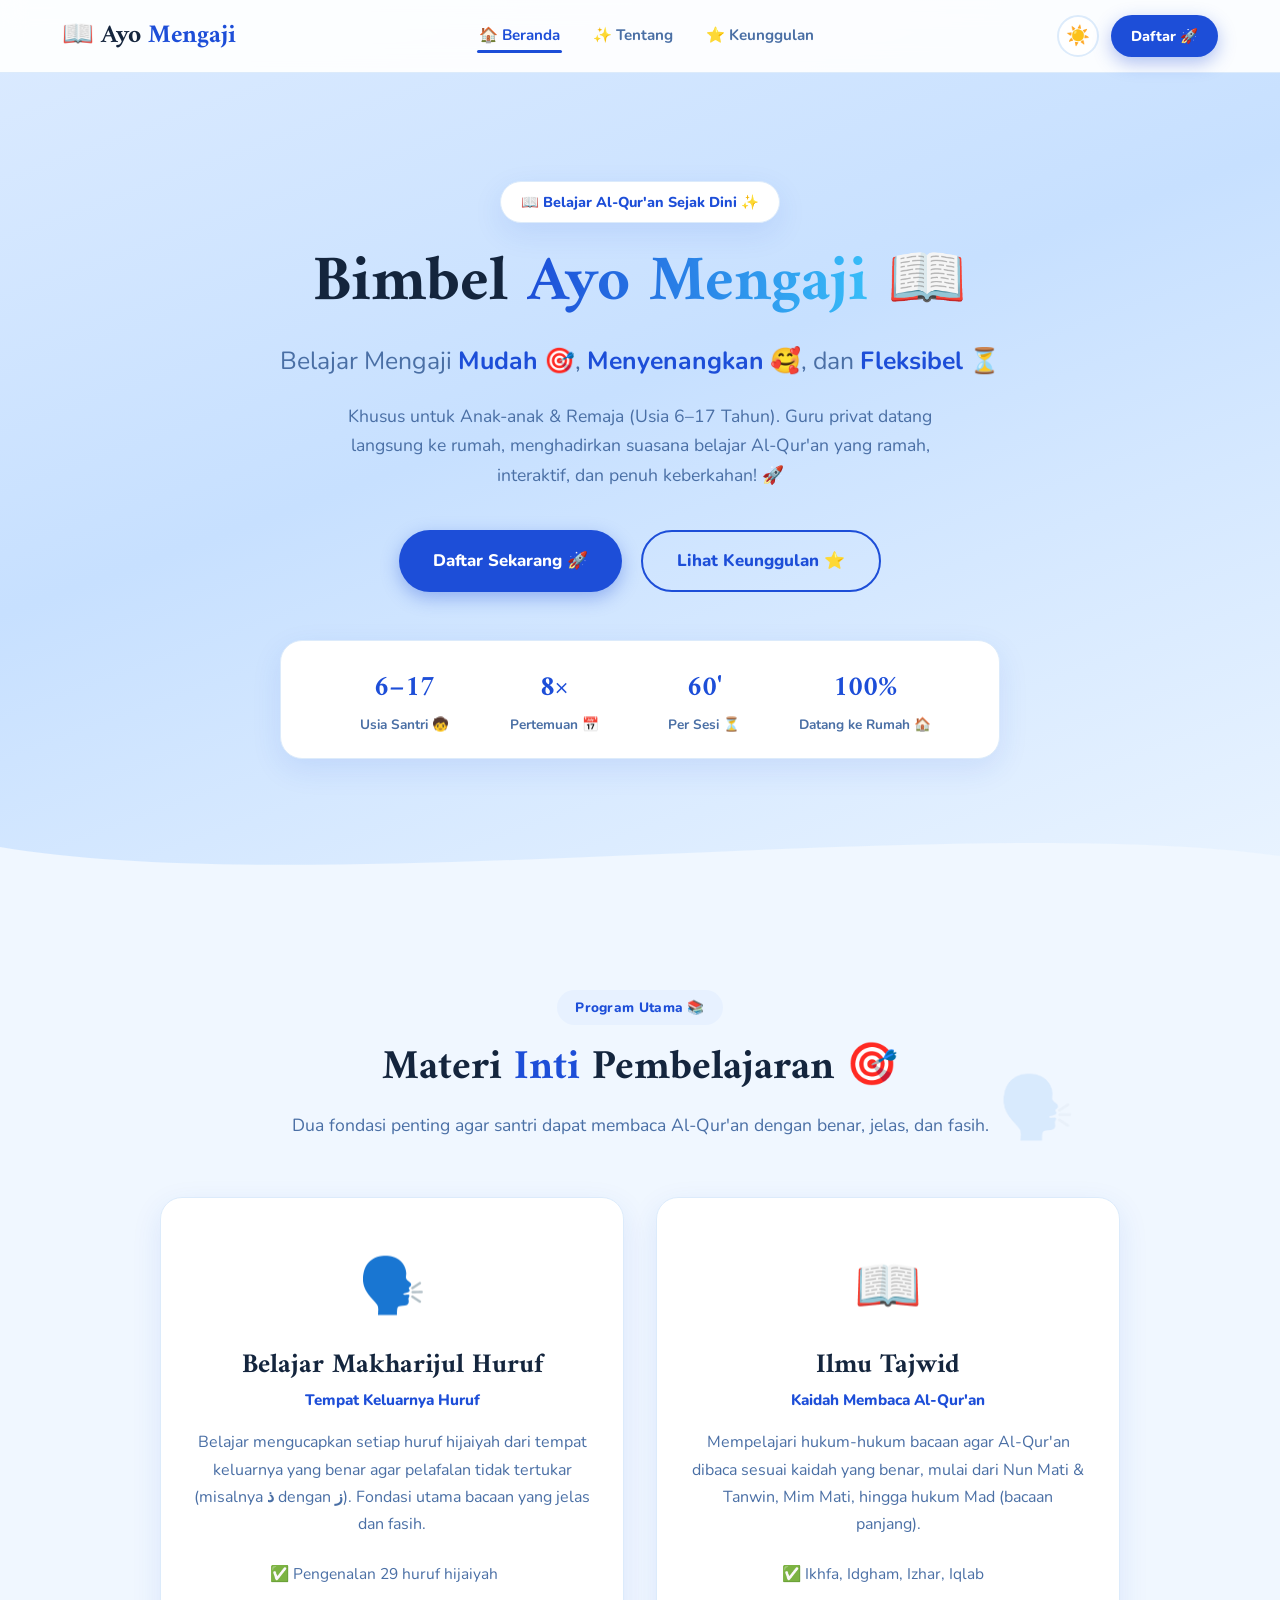
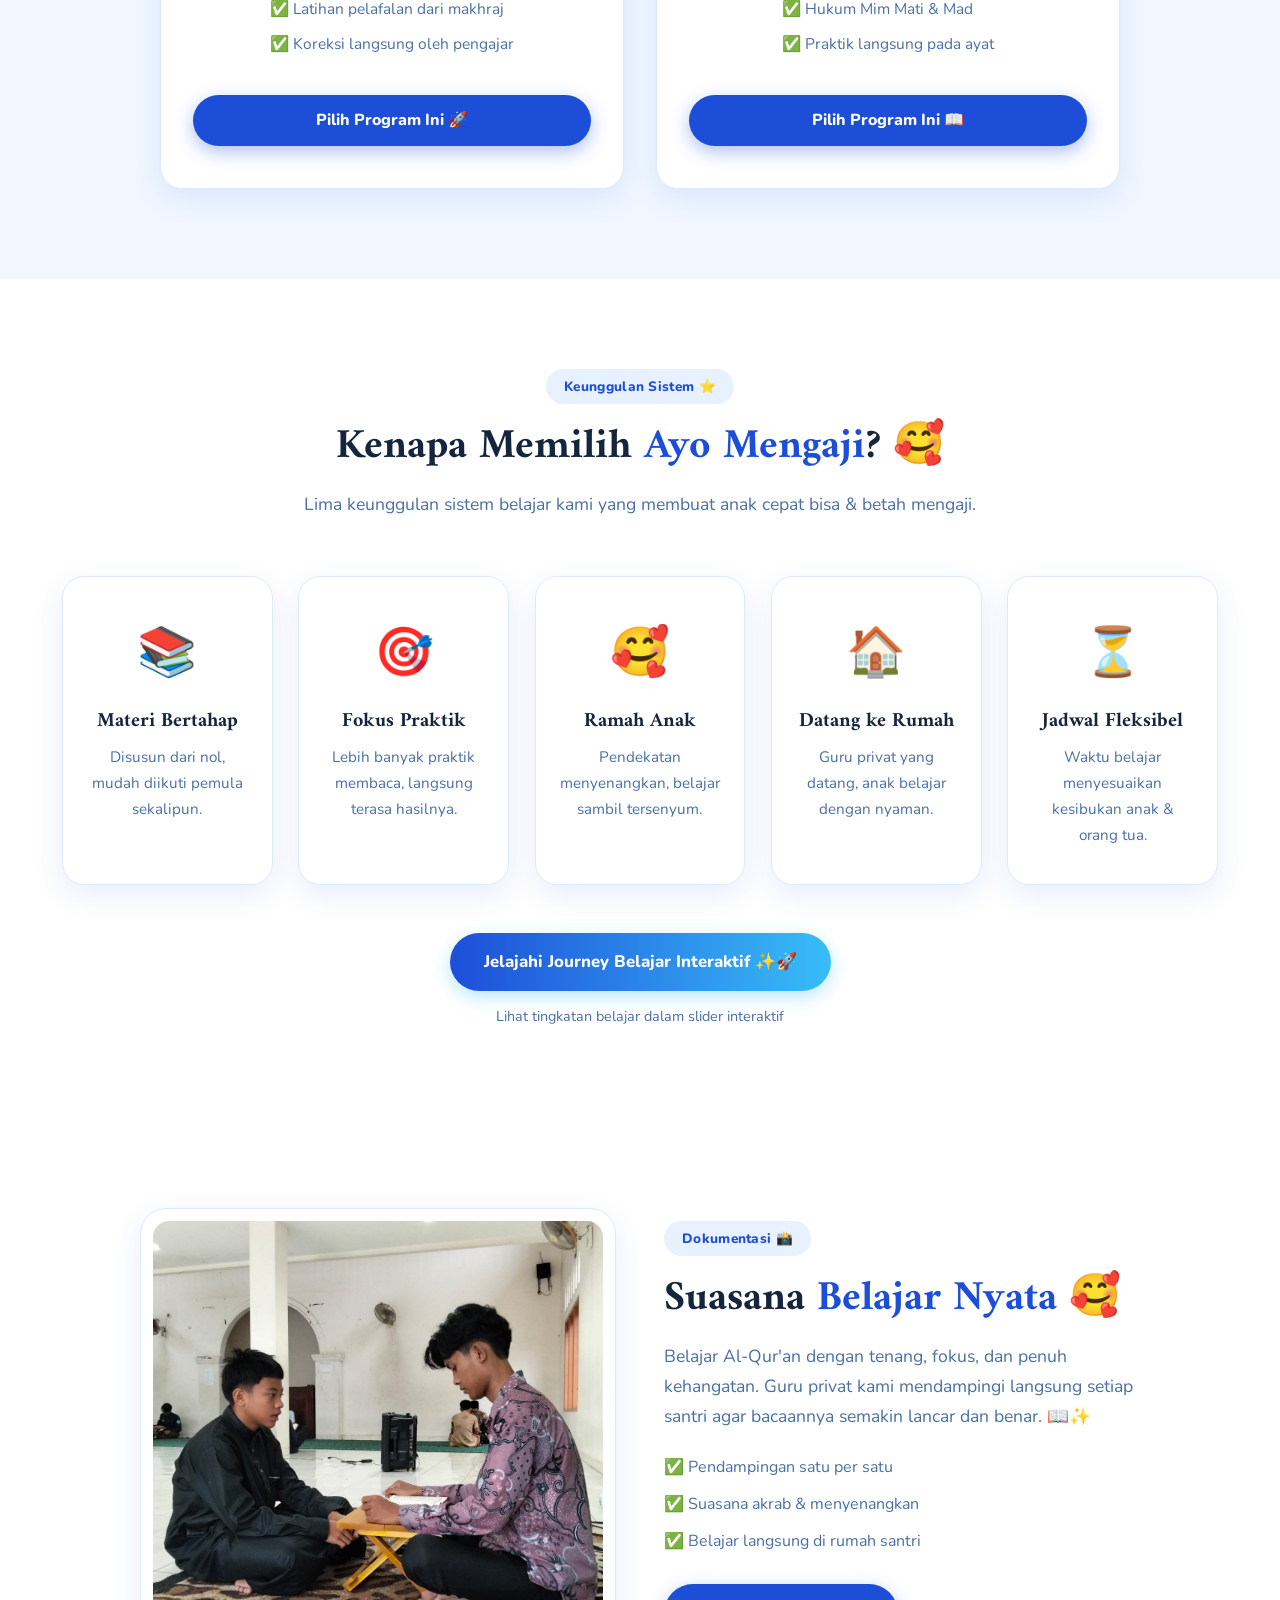
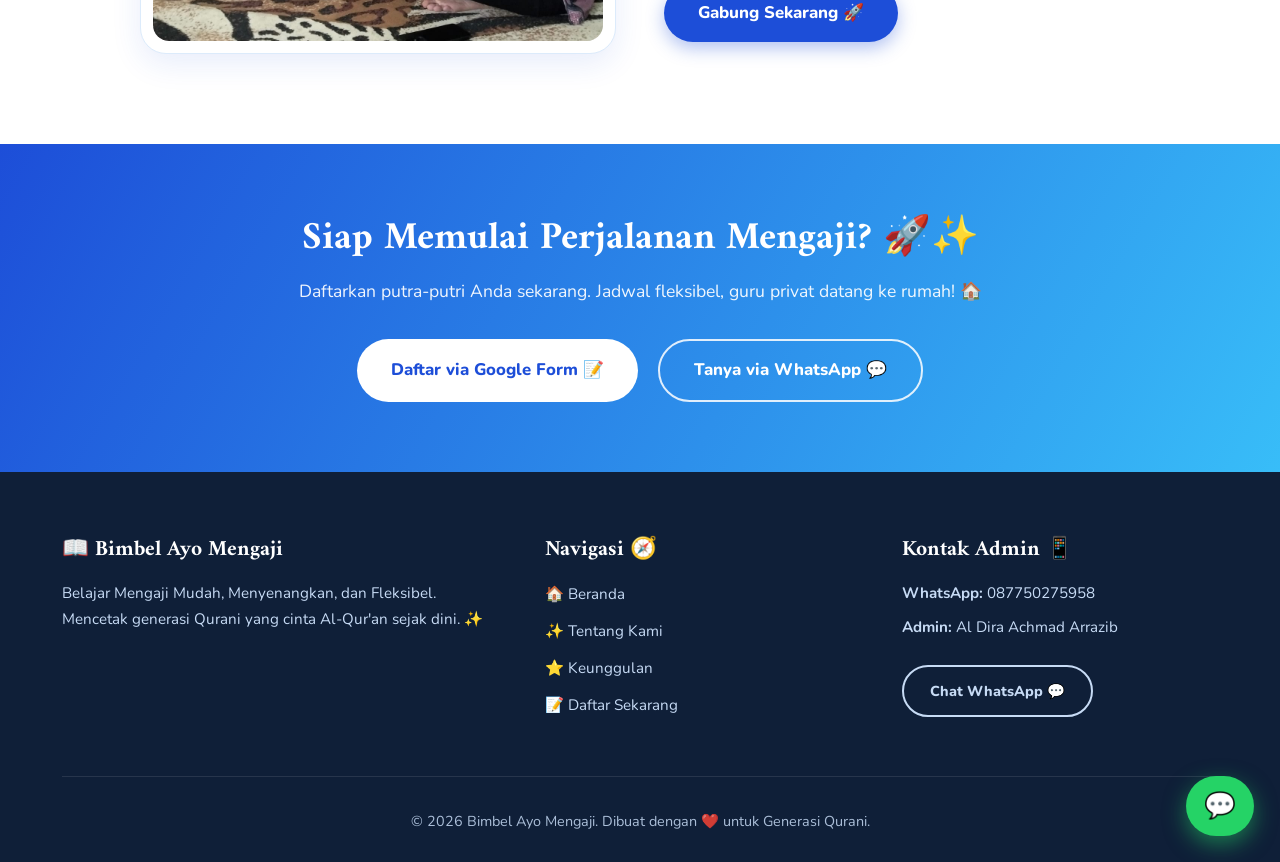
<file: index.html>
<!DOCTYPE html>
<html lang="id" data-theme="light">
<head>
    <meta charset="UTF-8">
    <meta name="viewport" content="width=device-width, initial-scale=1.0">
    <title>Bimbel Ayo Mengaji 📖✨ | Belajar Al-Qur'an Mudah & Menyenangkan</title>
    <meta name="description" content="Bimbel Ayo Mengaji - Belajar Al-Qur'an untuk anak & remaja (6-17 th) dengan guru privat yang datang ke rumah. Metode mudah, menyenangkan, dan fleksibel di Cianjur.">

    <!-- global.css   : tema, reset, background emoji, animasi tombol, komponen global -->
    <!-- main-page.css : styling khusus landing page (hero, grid program & keunggulan)  -->
    <link rel="stylesheet" href="css/global.css">
    <link rel="stylesheet" href="css/main-page.css">

    <link rel="preconnect" href="https://fonts.googleapis.com">
    <link rel="preconnect" href="https://fonts.gstatic.com" crossorigin>
    <link href="https://fonts.googleapis.com/css2?family=Nunito:wght@400;600;700;800;900&family=Amiri:wght@400;700&display=swap" rel="stylesheet">
</head>
<body class="page-fade">

    <!-- ============================================================
         BACKGROUND EMOJI POP-ART (dekoratif, opasitas rendah, mengambang)
         ============================================================ -->
    <div class="bg-emojis" aria-hidden="true">
        <span style="--x:6%;  --y:14%; --d:0s;   --s:1.4rem;">📚</span>
        <span style="--x:18%; --y:72%; --d:1.2s; --s:1.1rem;">✨</span>
        <span style="--x:30%; --y:30%; --d:2.4s; --s:1.6rem;">🚀</span>
        <span style="--x:42%; --y:84%; --d:0.6s; --s:1.2rem;">🧠</span>
        <span style="--x:54%; --y:20%; --d:1.8s; --s:1.5rem;">🎯</span>
        <span style="--x:66%; --y:66%; --d:3s;   --s:1.3rem;">⭐</span>
        <span style="--x:78%; --y:26%; --d:0.9s; --s:1.6rem;">🗣️</span>
        <span style="--x:90%; --y:60%; --d:2.1s; --s:1.4rem;">📖</span>
        <span style="--x:12%; --y:46%; --d:1.5s; --s:1.2rem;">⭐</span>
        <span style="--x:48%; --y:54%; --d:2.7s; --s:1.1rem;">✨</span>
        <span style="--x:72%; --y:88%; --d:0.3s; --s:1.5rem;">📚</span>
        <span style="--x:84%; --y:12%; --d:3.3s; --s:1.3rem;">🧠</span>
        <span style="--x:24%; --y:10%; --d:1s;   --s:1.2rem;">📖</span>
        <span style="--x:60%; --y:40%; --d:2.2s; --s:1.4rem;">🚀</span>
    </div>

    <!-- ============================================================
         NAVBAR (komponen global) — nav ke arsitektur 3-page final
         ============================================================ -->
    <header class="navbar" id="navbar">
        <div class="container nav-container">
            <a href="index.html" class="logo">📖 Ayo <span>Mengaji</span></a>

            <nav class="nav-menu" id="nav-menu">
                <ul class="nav-list">
                    <li><a href="index.html"            class="nav-link active">🏠 Beranda</a></li>
                    <li><a href="tentang-kami.html"      class="nav-link">✨ Tentang</a></li>
                    <li><a href="slide-keunggulan.html"  class="nav-link">⭐ Keunggulan</a></li>
                </ul>
            </nav>

            <div class="nav-actions">
                <button class="theme-toggle" id="theme-toggle" aria-label="Ganti Tema">☀️</button>
                <!-- CTA Daftar -> Google Form -->
                <a href="https://forms.gle/4ijGJsMPJuZSNDnN6" target="_blank" rel="noopener noreferrer" class="btn btn-primary btn-nav-cta">Daftar 🚀</a>
                <button class="hamburger" id="hamburger" aria-label="Buka Menu">
                    <span></span><span></span><span></span>
                </button>
            </div>
        </div>
    </header>

    <!-- ============================================================
         HERO SECTION
         ============================================================ -->
    <section class="hero" id="hero">
        <div class="container hero-content">
            <span class="hero-tag">📖 Belajar Al-Qur'an Sejak Dini ✨</span>
            <h1 class="hero-title">
                Bimbel <span class="text-gradient">Ayo Mengaji</span>
                <span class="emoji-pop">📖</span>
            </h1>
            <p class="hero-subtitle">
                Belajar Mengaji <strong>Mudah</strong> 🎯, <strong>Menyenangkan</strong> 🥰, dan <strong>Fleksibel</strong> ⏳
            </p>
            <p class="hero-desc">
                Khusus untuk Anak-anak &amp; Remaja (Usia 6–17 Tahun). Guru privat datang langsung ke rumah,
                menghadirkan suasana belajar Al-Qur'an yang ramah, interaktif, dan penuh keberkahan! 🚀
            </p>
            <div class="hero-buttons">
                <a href="https://forms.gle/4ijGJsMPJuZSNDnN6" target="_blank" rel="noopener noreferrer" class="btn btn-primary btn-lg">Daftar Sekarang 🚀</a>
                <a href="slide-keunggulan.html" class="btn btn-outline btn-lg">Lihat Keunggulan ⭐</a>
            </div>

            <div class="hero-stats">
                <div class="stat-item"><span class="stat-num">6–17</span><span class="stat-label">Usia Santri 🧒</span></div>
                <div class="stat-item"><span class="stat-num">8×</span><span class="stat-label">Pertemuan 📅</span></div>
                <div class="stat-item"><span class="stat-num">60'</span><span class="stat-label">Per Sesi ⏳</span></div>
                <div class="stat-item"><span class="stat-num">100%</span><span class="stat-label">Datang ke Rumah 🏠</span></div>
            </div>
        </div>

        <div class="hero-wave" aria-hidden="true">
            <svg viewBox="0 0 1440 100" preserveAspectRatio="none"><path d="M0,40 C360,100 1080,0 1440,50 L1440,100 L0,100 Z"></path></svg>
        </div>
    </section>

    <!-- ============================================================
         PROGRAM UTAMA (2 Program) — CTA ke Google Form
         ============================================================ -->
    <section class="section program-utama" id="program">
        <div class="container">
            <div class="section-header reveal">
                <span class="section-badge">Program Utama 📚</span>
                <h2 class="section-title">Materi <span>Inti</span> Pembelajaran 🎯</h2>
                <p class="section-desc">Dua fondasi penting agar santri dapat membaca Al-Qur'an dengan benar, jelas, dan fasih.</p>
            </div>

            <div class="grid-program-utama">
                <!-- PROGRAM 1: MAKHARIJUL HURUF -->
                <article class="card program-main-card jello-hover reveal">
                    <div class="program-main-icon emoji-pop">🗣️</div>
                    <h3>Belajar Makharijul Huruf</h3>
                    <p class="program-main-sub">Tempat Keluarnya Huruf</p>
                    <p class="program-main-desc">
                        Belajar mengucapkan setiap huruf hijaiyah dari tempat keluarnya yang benar agar
                        pelafalan tidak tertukar (misalnya <strong>ذ</strong> dengan <strong>ز</strong>).
                        Fondasi utama bacaan yang jelas dan fasih.
                    </p>
                    <ul class="program-main-list">
                        <li>✅ Pengenalan 29 huruf hijaiyah</li>
                        <li>✅ Latihan pelafalan dari makhraj</li>
                        <li>✅ Koreksi langsung oleh pengajar</li>
                    </ul>
                    <a href="https://forms.gle/4ijGJsMPJuZSNDnN6" target="_blank" rel="noopener noreferrer" class="btn btn-primary btn-block">Pilih Program Ini 🚀</a>
                </article>

                <!-- PROGRAM 2: ILMU TAJWID -->
                <article class="card program-main-card jello-hover reveal">
                    <div class="program-main-icon emoji-pop">📖</div>
                    <h3>Ilmu Tajwid</h3>
                    <p class="program-main-sub">Kaidah Membaca Al-Qur'an</p>
                    <p class="program-main-desc">
                        Mempelajari hukum-hukum bacaan agar Al-Qur'an dibaca sesuai kaidah yang benar,
                        mulai dari Nun Mati &amp; Tanwin, Mim Mati, hingga hukum Mad (bacaan panjang).
                    </p>
                    <ul class="program-main-list">
                        <li>✅ Ikhfa, Idgham, Izhar, Iqlab</li>
                        <li>✅ Hukum Mim Mati &amp; Mad</li>
                        <li>✅ Praktik langsung pada ayat</li>
                    </ul>
                    <a href="https://forms.gle/4ijGJsMPJuZSNDnN6" target="_blank" rel="noopener noreferrer" class="btn btn-primary btn-block">Pilih Program Ini 📖</a>
                </article>
            </div>
        </div>
    </section>

    <!-- ============================================================
         5 KEUNGGULAN SISTEM  ->  slide-keunggulan.html
         ============================================================ -->
    <section class="section keunggulan" id="keunggulan">
        <div class="container">
            <div class="section-header reveal">
                <span class="section-badge">Keunggulan Sistem ⭐</span>
                <h2 class="section-title">Kenapa Memilih <span>Ayo Mengaji</span>? 🥰</h2>
                <p class="section-desc">Lima keunggulan sistem belajar kami yang membuat anak cepat bisa &amp; betah mengaji.</p>
            </div>

            <div class="grid-keunggulan">
                <a href="slide-keunggulan.html" class="card keunggulan-card jello-hover reveal">
                    <div class="keunggulan-icon emoji-pop">📚</div>
                    <h3>Materi Bertahap</h3>
                    <p>Disusun dari nol, mudah diikuti pemula sekalipun.</p>
                </a>
                <a href="slide-keunggulan.html" class="card keunggulan-card jello-hover reveal">
                    <div class="keunggulan-icon emoji-pop">🎯</div>
                    <h3>Fokus Praktik</h3>
                    <p>Lebih banyak praktik membaca, langsung terasa hasilnya.</p>
                </a>
                <a href="slide-keunggulan.html" class="card keunggulan-card jello-hover reveal">
                    <div class="keunggulan-icon emoji-pop">🥰</div>
                    <h3>Ramah Anak</h3>
                    <p>Pendekatan menyenangkan, belajar sambil tersenyum.</p>
                </a>
                <a href="slide-keunggulan.html" class="card keunggulan-card jello-hover reveal">
                    <div class="keunggulan-icon emoji-pop">🏠</div>
                    <h3>Datang ke Rumah</h3>
                    <p>Guru privat yang datang, anak belajar dengan nyaman.</p>
                </a>
                <a href="slide-keunggulan.html" class="card keunggulan-card jello-hover reveal">
                    <div class="keunggulan-icon emoji-pop">⏳</div>
                    <h3>Jadwal Fleksibel</h3>
                    <p>Waktu belajar menyesuaikan kesibukan anak & orang tua.</p>
                </a>
            </div>

            <div class="section-cta">
                <a href="slide-keunggulan.html" class="btn btn-secondary btn-lg">
                    Jelajahi Journey Belajar Interaktif ✨🚀
                </a>
                <p class="section-cta-hint">Lihat tingkatan belajar dalam slider interaktif</p>
            </div>
        </div>
    </section>

    <!-- ============================================================
         DOKUMENTASI (memuat Gambar Dokumentasi 1 — path aman %20)
         ============================================================ -->
    <section class="section dokumentasi" id="dokumentasi">
        <div class="container">
            <div class="doc-showcase">
                <div class="doc-img-wrap card reveal">
                    <!-- Gambar Dokumentasi 1: WhatsApp Image 2026-06-12 at 10.34.10.jpeg -->
                    <img src="assets/WhatsApp%20Image%202026-06-12%20at%2010.34.10.jpeg"
                         alt="Dokumentasi suasana belajar mengaji bersama Bimbel Ayo Mengaji"
                         class="doc-img" loading="lazy">
                </div>
                <div class="doc-text reveal">
                    <span class="section-badge">Dokumentasi 📸</span>
                    <h2 class="section-title">Suasana <span>Belajar Nyata</span> 🥰</h2>
                    <p class="section-desc" style="margin:0 0 1.4rem;">
                        Belajar Al-Qur'an dengan tenang, fokus, dan penuh kehangatan. Guru privat kami
                        mendampingi langsung setiap santri agar bacaannya semakin lancar dan benar. 📖✨
                    </p>
                    <ul class="doc-list">
                        <li>✅ Pendampingan satu per satu</li>
                        <li>✅ Suasana akrab &amp; menyenangkan</li>
                        <li>✅ Belajar langsung di rumah santri</li>
                    </ul>
                    <a href="https://forms.gle/4ijGJsMPJuZSNDnN6" target="_blank" rel="noopener noreferrer" class="btn btn-primary btn-lg">Gabung Sekarang 🚀</a>
                </div>
            </div>
        </div>
    </section>

    <!-- ============================================================
         CTA BANNER PENDAFTARAN
         ============================================================ -->
    <section class="cta-banner">
        <div class="container cta-banner-inner">
            <h2>Siap Memulai Perjalanan Mengaji? 🚀✨</h2>
            <p>Daftarkan putra-putri Anda sekarang. Jadwal fleksibel, guru privat datang ke rumah! 🏠</p>
            <div class="cta-banner-buttons">
                <a href="https://forms.gle/4ijGJsMPJuZSNDnN6" target="_blank" rel="noopener noreferrer" class="btn btn-light btn-lg">Daftar via Google Form 📝</a>
                <a href="https://wa.me/6287750275958?text=Assalamualaikum%20Kak%2C%20saya%20tertarik%20mendaftar%20di%20Bimbel%20Ayo%20Mengaji." target="_blank" rel="noopener noreferrer" class="btn btn-outline-light btn-lg">Tanya via WhatsApp 💬</a>
            </div>
        </div>
    </section>

    <!-- ============================================================
         FOOTER (komponen global)
         ============================================================ -->
    <footer class="footer">
        <div class="container">
            <div class="footer-grid">
                <div class="footer-col">
                    <h3>📖 Bimbel Ayo Mengaji</h3>
                    <p>Belajar Mengaji Mudah, Menyenangkan, dan Fleksibel. Mencetak generasi Qurani yang cinta Al-Qur'an sejak dini. ✨</p>
                </div>
                <div class="footer-col">
                    <h3>Navigasi 🧭</h3>
                    <ul class="footer-links">
                        <li><a href="index.html">🏠 Beranda</a></li>
                        <li><a href="tentang-kami.html">✨ Tentang Kami</a></li>
                        <li><a href="slide-keunggulan.html">⭐ Keunggulan</a></li>
                        <li><a href="https://forms.gle/4ijGJsMPJuZSNDnN6" target="_blank" rel="noopener noreferrer">📝 Daftar Sekarang</a></li>
                    </ul>
                </div>
                <div class="footer-col">
                    <h3>Kontak Admin 📱</h3>
                    <p><strong>WhatsApp:</strong> 087750275958</p>
                    <p><strong>Admin:</strong> Al Dira Achmad Arrazib</p>
                    <a href="https://wa.me/6287750275958?text=Assalamualaikum%20Kak%2C%20saya%20ingin%20bertanya%20tentang%20Bimbel%20Ayo%20Mengaji." target="_blank" rel="noopener noreferrer" class="btn btn-outline footer-wa">Chat WhatsApp 💬</a>
                </div>
            </div>
            <div class="footer-bottom">
                <p>&copy; 2026 Bimbel Ayo Mengaji. Dibuat dengan ❤️ untuk Generasi Qurani.</p>
            </div>
        </div>
    </footer>

    <!-- ============================================================
         FLOATING WHATSAPP (komponen global)
         ============================================================ -->
    <a href="https://wa.me/6287750275958?text=Assalamualaikum%20Kak%2C%20saya%20tertarik%20dengan%20Bimbel%20Ayo%20Mengaji.%20Boleh%20minta%20info%20lengkapnya%3F"
       class="floating-wa" target="_blank" rel="noopener noreferrer" aria-label="Chat WhatsApp">
        <span class="floating-wa-icon">💬</span>
        <span class="floating-wa-text">Daftar Yuk!</span>
    </a>

    <script src="js/core.js"></script>
</body>
</html>
</file>
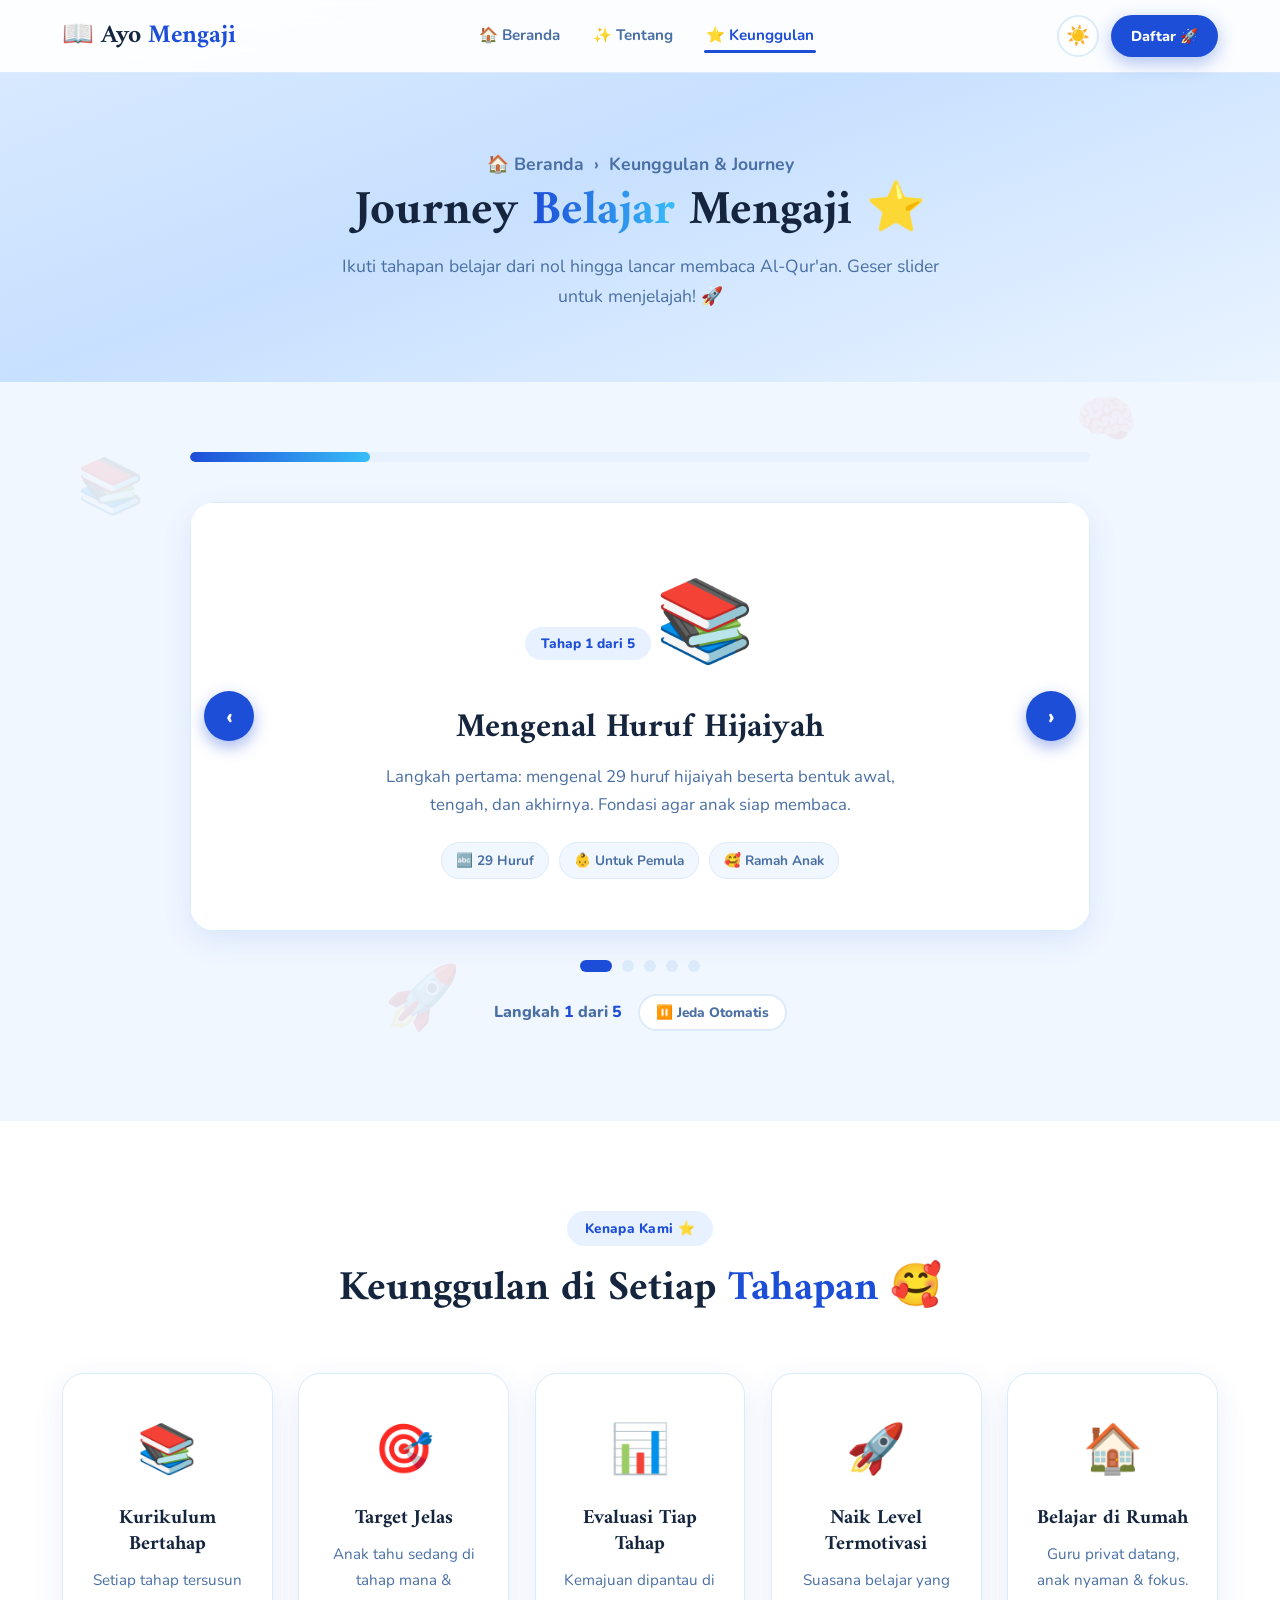
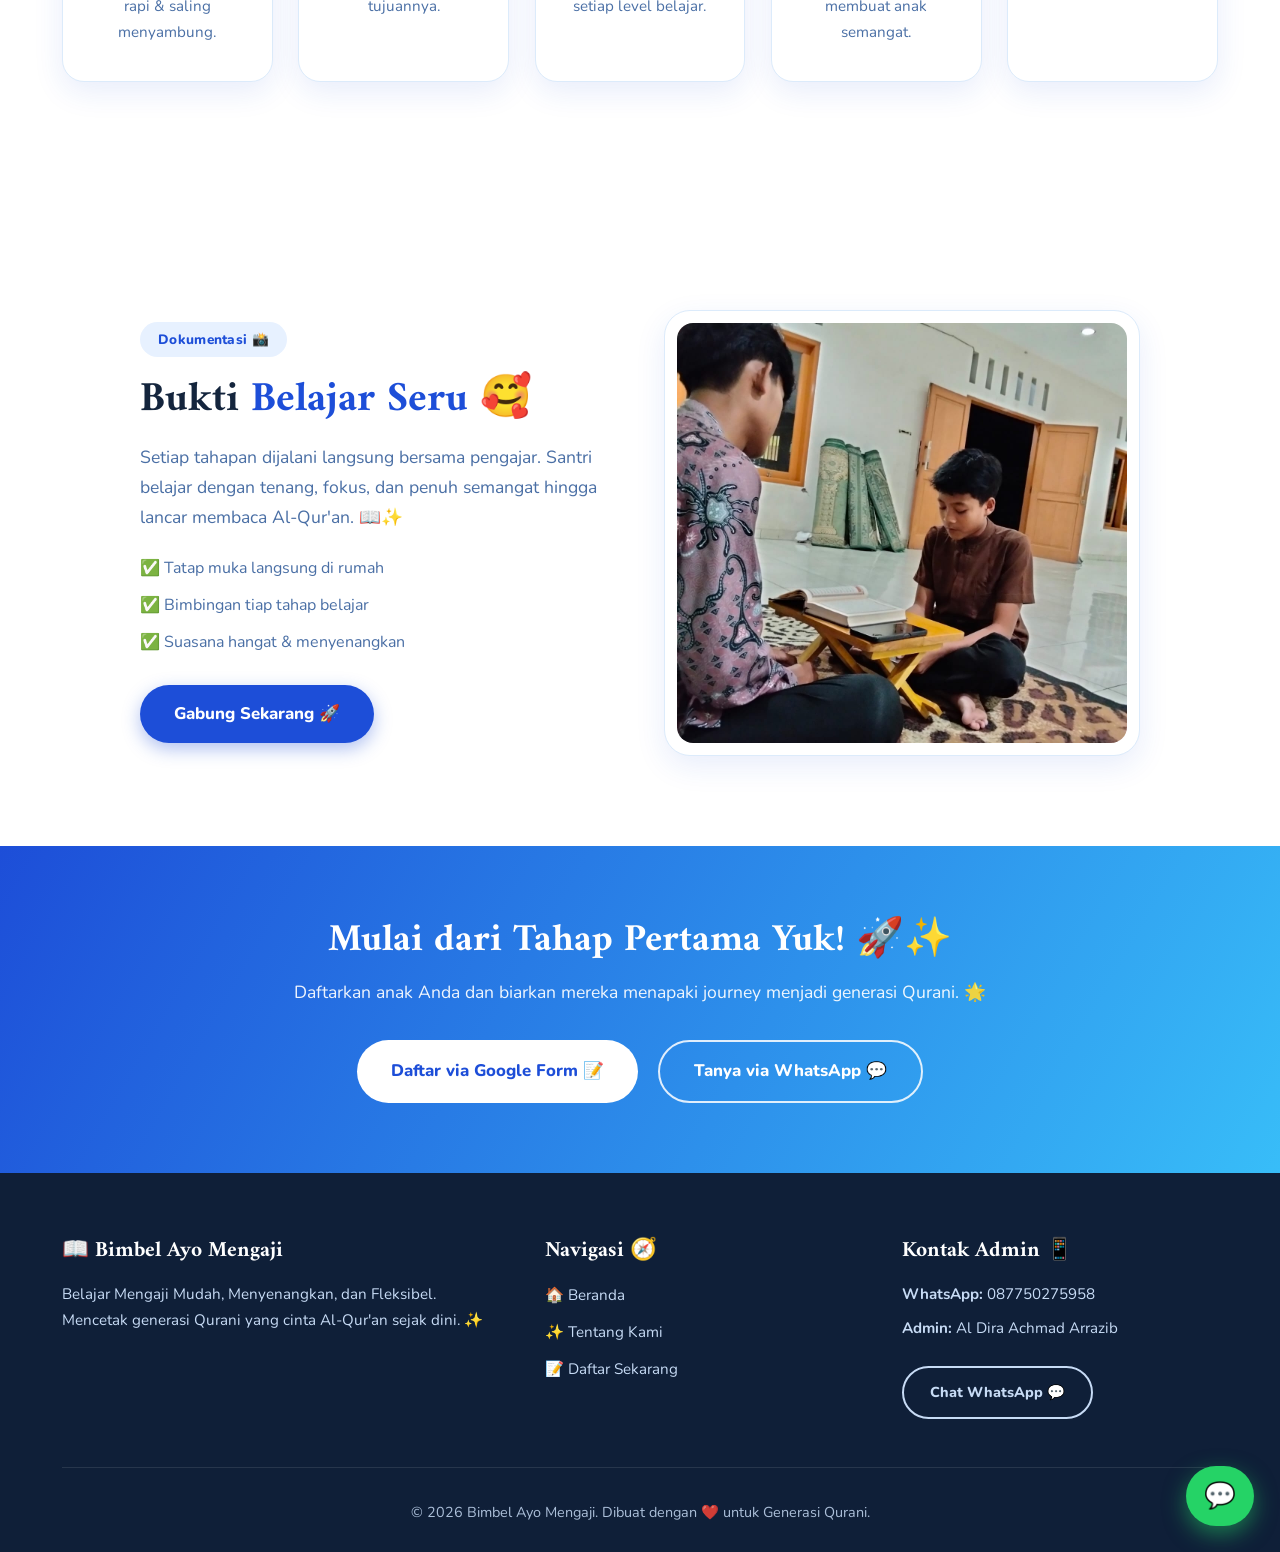
<file: slide-keunggulan.html>
<!DOCTYPE html>
<html lang="id" data-theme="light">
<head>
    <meta charset="UTF-8">
    <meta name="viewport" content="width=device-width, initial-scale=1.0">
    <title>Journey Belajar ⭐ | Bimbel Ayo Mengaji</title>
    <meta name="description" content="Slider interaktif tahapan belajar Al-Qur'an di Bimbel Ayo Mengaji: dari mengenal huruf hijaiyah hingga menjadi generasi Qurani.">

    <link rel="stylesheet" href="css/global.css">
    <link rel="stylesheet" href="css/main-page.css">

    <link rel="preconnect" href="https://fonts.googleapis.com">
    <link rel="preconnect" href="https://fonts.gstatic.com" crossorigin>
    <link href="https://fonts.googleapis.com/css2?family=Nunito:wght@400;600;700;800;900&family=Amiri:wght@400;700&display=swap" rel="stylesheet">
</head>
<body class="page-fade">

    <!-- BACKGROUND EMOJI POP-ART -->
    <div class="bg-emojis" aria-hidden="true">
        <span style="--x:6%;  --y:14%; --d:0s;   --s:1.4rem;">📚</span>
        <span style="--x:18%; --y:72%; --d:1.2s; --s:1.1rem;">✨</span>
        <span style="--x:30%; --y:30%; --d:2.4s; --s:1.6rem;">🚀</span>
        <span style="--x:42%; --y:84%; --d:0.6s; --s:1.2rem;">🧠</span>
        <span style="--x:54%; --y:20%; --d:1.8s; --s:1.5rem;">🎯</span>
        <span style="--x:66%; --y:66%; --d:3s;   --s:1.3rem;">⭐</span>
        <span style="--x:78%; --y:26%; --d:0.9s; --s:1.6rem;">🗣️</span>
        <span style="--x:90%; --y:60%; --d:2.1s; --s:1.4rem;">📖</span>
        <span style="--x:12%; --y:46%; --d:1.5s; --s:1.2rem;">⭐</span>
        <span style="--x:48%; --y:54%; --d:2.7s; --s:1.1rem;">✨</span>
        <span style="--x:72%; --y:88%; --d:0.3s; --s:1.5rem;">📚</span>
        <span style="--x:84%; --y:12%; --d:3.3s; --s:1.3rem;">🧠</span>
    </div>

    <!-- NAVBAR -->
    <header class="navbar" id="navbar">
        <div class="container nav-container">
            <a href="index.html" class="logo">📖 Ayo <span>Mengaji</span></a>
            <nav class="nav-menu" id="nav-menu">
                <ul class="nav-list">
                    <li><a href="index.html"            class="nav-link">🏠 Beranda</a></li>
                    <li><a href="tentang-kami.html"      class="nav-link">✨ Tentang</a></li>
                    <li><a href="slide-keunggulan.html"  class="nav-link">⭐ Keunggulan</a></li>
                </ul>
            </nav>
            <div class="nav-actions">
                <button class="theme-toggle" id="theme-toggle" aria-label="Ganti Tema">☀️</button>
                <a href="https://forms.gle/4ijGJsMPJuZSNDnN6" target="_blank" rel="noopener noreferrer" class="btn btn-primary btn-nav-cta">Daftar 🚀</a>
                <button class="hamburger" id="hamburger" aria-label="Buka Menu">
                    <span></span><span></span><span></span>
                </button>
            </div>
        </div>
    </header>

    <!-- PAGE HEADER -->
    <section class="page-header">
        <div class="container">
            <p class="breadcrumb"><a href="index.html">🏠 Beranda</a> &nbsp;›&nbsp; Keunggulan & Journey</p>
            <h1>Journey <span class="text-gradient">Belajar</span> Mengaji ⭐</h1>
            <p>Ikuti tahapan belajar dari nol hingga lancar membaca Al-Qur'an. Geser slider untuk menjelajah! 🚀</p>
        </div>
    </section>

    <!-- SLIDER JOURNEY (dikontrol js/slider.js) -->
    <section class="journey">
        <div class="container">

            <!-- Progress bar -->
            <div class="journey-progress">
                <div class="journey-progress-bar" id="journey-progress-bar"></div>
            </div>

            <!-- Viewport slider -->
            <div class="slider" id="journey-slider">
                <div class="slider-track">

                    <!-- STEP 1 -->
                    <div class="slide">
                        <span class="slide-step">Tahap 1 dari 5</span>
                        <span class="slide-emoji">📚</span>
                        <h3>Mengenal Huruf Hijaiyah</h3>
                        <p>Langkah pertama: mengenal 29 huruf hijaiyah beserta bentuk awal, tengah, dan akhirnya. Fondasi agar anak siap membaca.</p>
                        <div class="slide-tags">
                            <span class="slide-tag">🔤 29 Huruf</span>
                            <span class="slide-tag">👶 Untuk Pemula</span>
                            <span class="slide-tag">🥰 Ramah Anak</span>
                        </div>
                    </div>

                    <!-- STEP 2 -->
                    <div class="slide">
                        <span class="slide-step">Tahap 2 dari 5</span>
                        <span class="slide-emoji">🗣️</span>
                        <h3>Belajar Makharijul Huruf</h3>
                        <p>Belajar tempat keluarnya huruf agar pelafalan benar dan tidak tertukar. Bacaan jadi jelas dan fasih.</p>
                        <div class="slide-tags">
                            <span class="slide-tag">🎯 Pelafalan Tepat</span>
                            <span class="slide-tag">👂 Latihan Dengar</span>
                            <span class="slide-tag">✅ Koreksi Langsung</span>
                        </div>
                    </div>

                    <!-- STEP 3 -->
                    <div class="slide">
                        <span class="slide-step">Tahap 3 dari 5</span>
                        <span class="slide-emoji">📖</span>
                        <h3>Iqra &amp; Tahsin</h3>
                        <p>Mulai merangkai huruf menjadi bacaan dan memperindah bacaan Al-Qur'an secara bertahap dan menyenangkan.</p>
                        <div class="slide-tags">
                            <span class="slide-tag">📕 Metode Iqra</span>
                            <span class="slide-tag">✨ Tahsin</span>
                            <span class="slide-tag">📈 Bertahap</span>
                        </div>
                    </div>

                    <!-- STEP 4 -->
                    <div class="slide">
                        <span class="slide-step">Tahap 4 dari 5</span>
                        <span class="slide-emoji">📜</span>
                        <h3>Ilmu Tajwid</h3>
                        <p>Memahami hukum bacaan: Nun Mati &amp; Tanwin, Mim Mati, hingga Mad, langsung dipraktikkan pada ayat.</p>
                        <div class="slide-tags">
                            <span class="slide-tag">📏 Hukum Bacaan</span>
                            <span class="slide-tag">🧠 Praktik Ayat</span>
                            <span class="slide-tag">🎓 Sistematis</span>
                        </div>
                    </div>

                    <!-- STEP 5 -->
                    <div class="slide">
                        <span class="slide-step">Tahap 5 dari 5</span>
                        <span class="slide-emoji">🤲</span>
                        <h3>Hafalan &amp; Generasi Qurani</h3>
                        <p>Menghafal surat pendek &amp; doa harian, membentuk akhlak Qurani. Selamat, santri siap melangkah lebih jauh! 🌟</p>
                        <div class="slide-tags">
                            <span class="slide-tag">🧠 Hafalan Juz 30</span>
                            <span class="slide-tag">🤲 Doa Harian</span>
                            <span class="slide-tag">🌟 Generasi Qurani</span>
                        </div>
                    </div>

                </div>

                <!-- Tombol navigasi -->
                <button class="slider-btn prev" aria-label="Sebelumnya">‹</button>
                <button class="slider-btn next" aria-label="Berikutnya">›</button>
            </div>

            <!-- Dots (diisi otomatis oleh slider.js) -->
            <div class="slider-dots" id="slider-dots"></div>

            <!-- Footer slider -->
            <div class="slider-footer">
                <span class="slider-counter">Langkah <span id="slide-current">1</span> dari <span id="slide-total">5</span></span>
                <button class="autoplay-toggle" id="autoplay-toggle">⏸️ Jeda Otomatis</button>
            </div>
        </div>
    </section>

    <!-- KEUNGGULAN PENDUKUNG -->
    <section class="section keunggulan">
        <div class="container">
            <div class="section-header reveal">
                <span class="section-badge">Kenapa Kami ⭐</span>
                <h2 class="section-title">Keunggulan di Setiap <span>Tahapan</span> 🥰</h2>
            </div>
            <div class="grid-keunggulan">
                <div class="card keunggulan-card jello-hover reveal">
                    <div class="keunggulan-icon emoji-pop">📚</div>
                    <h3>Kurikulum Bertahap</h3>
                    <p>Setiap tahap tersusun rapi & saling menyambung.</p>
                </div>
                <div class="card keunggulan-card jello-hover reveal">
                    <div class="keunggulan-icon emoji-pop">🎯</div>
                    <h3>Target Jelas</h3>
                    <p>Anak tahu sedang di tahap mana & tujuannya.</p>
                </div>
                <div class="card keunggulan-card jello-hover reveal">
                    <div class="keunggulan-icon emoji-pop">📊</div>
                    <h3>Evaluasi Tiap Tahap</h3>
                    <p>Kemajuan dipantau di setiap level belajar.</p>
                </div>
                <div class="card keunggulan-card jello-hover reveal">
                    <div class="keunggulan-icon emoji-pop">🚀</div>
                    <h3>Naik Level Termotivasi</h3>
                    <p>Suasana belajar yang membuat anak semangat.</p>
                </div>
                <div class="card keunggulan-card jello-hover reveal">
                    <div class="keunggulan-icon emoji-pop">🏠</div>
                    <h3>Belajar di Rumah</h3>
                    <p>Guru privat datang, anak nyaman & fokus.</p>
                </div>
            </div>
        </div>
    </section>

    <!-- ============================================================
         DOKUMENTASI (memuat Gambar Dokumentasi 2 — path aman %20)
         ============================================================ -->
    <section class="section dokumentasi" id="dokumentasi">
        <div class="container">
            <div class="doc-showcase">
                <div class="doc-text reveal">
                    <span class="section-badge">Dokumentasi 📸</span>
                    <h2 class="section-title">Bukti <span>Belajar Seru</span> 🥰</h2>
                    <p class="section-desc" style="margin:0 0 1.4rem;">
                        Setiap tahapan dijalani langsung bersama pengajar. Santri belajar dengan tenang,
                        fokus, dan penuh semangat hingga lancar membaca Al-Qur'an. 📖✨
                    </p>
                    <ul class="doc-list">
                        <li>✅ Tatap muka langsung di rumah</li>
                        <li>✅ Bimbingan tiap tahap belajar</li>
                        <li>✅ Suasana hangat &amp; menyenangkan</li>
                    </ul>
                    <a href="https://forms.gle/4ijGJsMPJuZSNDnN6" target="_blank" rel="noopener noreferrer" class="btn btn-primary btn-lg">Gabung Sekarang 🚀</a>
                </div>
                <div class="doc-img-wrap card reveal">
                    <!-- Gambar Dokumentasi 2: WhatsApp Image 2026-06-12 at 10.34.48.jpeg -->
                    <img src="assets/WhatsApp%20Image%202026-06-12%20at%2010.34.48.jpeg"
                         alt="Dokumentasi suasana belajar mengaji bersama Bimbel Ayo Mengaji"
                         class="doc-img" loading="lazy">
                </div>
            </div>
        </div>
    </section>

    <!-- CTA BANNER -->
    <section class="cta-banner">
        <div class="container cta-banner-inner">
            <h2>Mulai dari Tahap Pertama Yuk! 🚀✨</h2>
            <p>Daftarkan anak Anda dan biarkan mereka menapaki journey menjadi generasi Qurani. 🌟</p>
            <div class="cta-banner-buttons">
                <a href="https://forms.gle/4ijGJsMPJuZSNDnN6" target="_blank" rel="noopener noreferrer" class="btn btn-light btn-lg">Daftar via Google Form 📝</a>
                <a href="https://wa.me/6287750275958?text=Assalamualaikum%20Kak%2C%20saya%20ingin%20bertanya%20tentang%20tahapan%20belajar%20di%20Bimbel%20Ayo%20Mengaji." target="_blank" rel="noopener noreferrer" class="btn btn-outline-light btn-lg">Tanya via WhatsApp 💬</a>
            </div>
        </div>
    </section>

    <!-- FOOTER -->
    <footer class="footer">
        <div class="container">
            <div class="footer-grid">
                <div class="footer-col">
                    <h3>📖 Bimbel Ayo Mengaji</h3>
                    <p>Belajar Mengaji Mudah, Menyenangkan, dan Fleksibel. Mencetak generasi Qurani yang cinta Al-Qur'an sejak dini. ✨</p>
                </div>
                <div class="footer-col">
                    <h3>Navigasi 🧭</h3>
                    <ul class="footer-links">
                        <li><a href="index.html">🏠 Beranda</a></li>
                        <li><a href="tentang-kami.html">✨ Tentang Kami</a></li>
                        <li><a href="https://forms.gle/4ijGJsMPJuZSNDnN6" target="_blank" rel="noopener noreferrer">📝 Daftar Sekarang</a></li>
                    </ul>
                </div>
                <div class="footer-col">
                    <h3>Kontak Admin 📱</h3>
                    <p><strong>WhatsApp:</strong> 087750275958</p>
                    <p><strong>Admin:</strong> Al Dira Achmad Arrazib</p>
                    <a href="https://wa.me/6287750275958?text=Assalamualaikum%20Kak%2C%20saya%20ingin%20bertanya%20tentang%20Bimbel%20Ayo%20Mengaji." target="_blank" rel="noopener noreferrer" class="btn btn-outline footer-wa">Chat WhatsApp 💬</a>
                </div>
            </div>
            <div class="footer-bottom">
                <p>&copy; 2026 Bimbel Ayo Mengaji. Dibuat dengan ❤️ untuk Generasi Qurani.</p>
            </div>
        </div>
    </footer>

    <!-- FLOATING WHATSAPP -->
    <a href="https://wa.me/6287750275958?text=Assalamualaikum%20Kak%2C%20saya%20tertarik%20dengan%20Bimbel%20Ayo%20Mengaji.%20Boleh%20minta%20info%20lengkapnya%3F"
       class="floating-wa" target="_blank" rel="noopener noreferrer" aria-label="Chat WhatsApp">
        <span class="floating-wa-icon">💬</span>
        <span class="floating-wa-text">Daftar Yuk!</span>
    </a>

    <script src="js/core.js"></script>
    <script src="js/slider.js"></script>
</body>
</html>
</file>
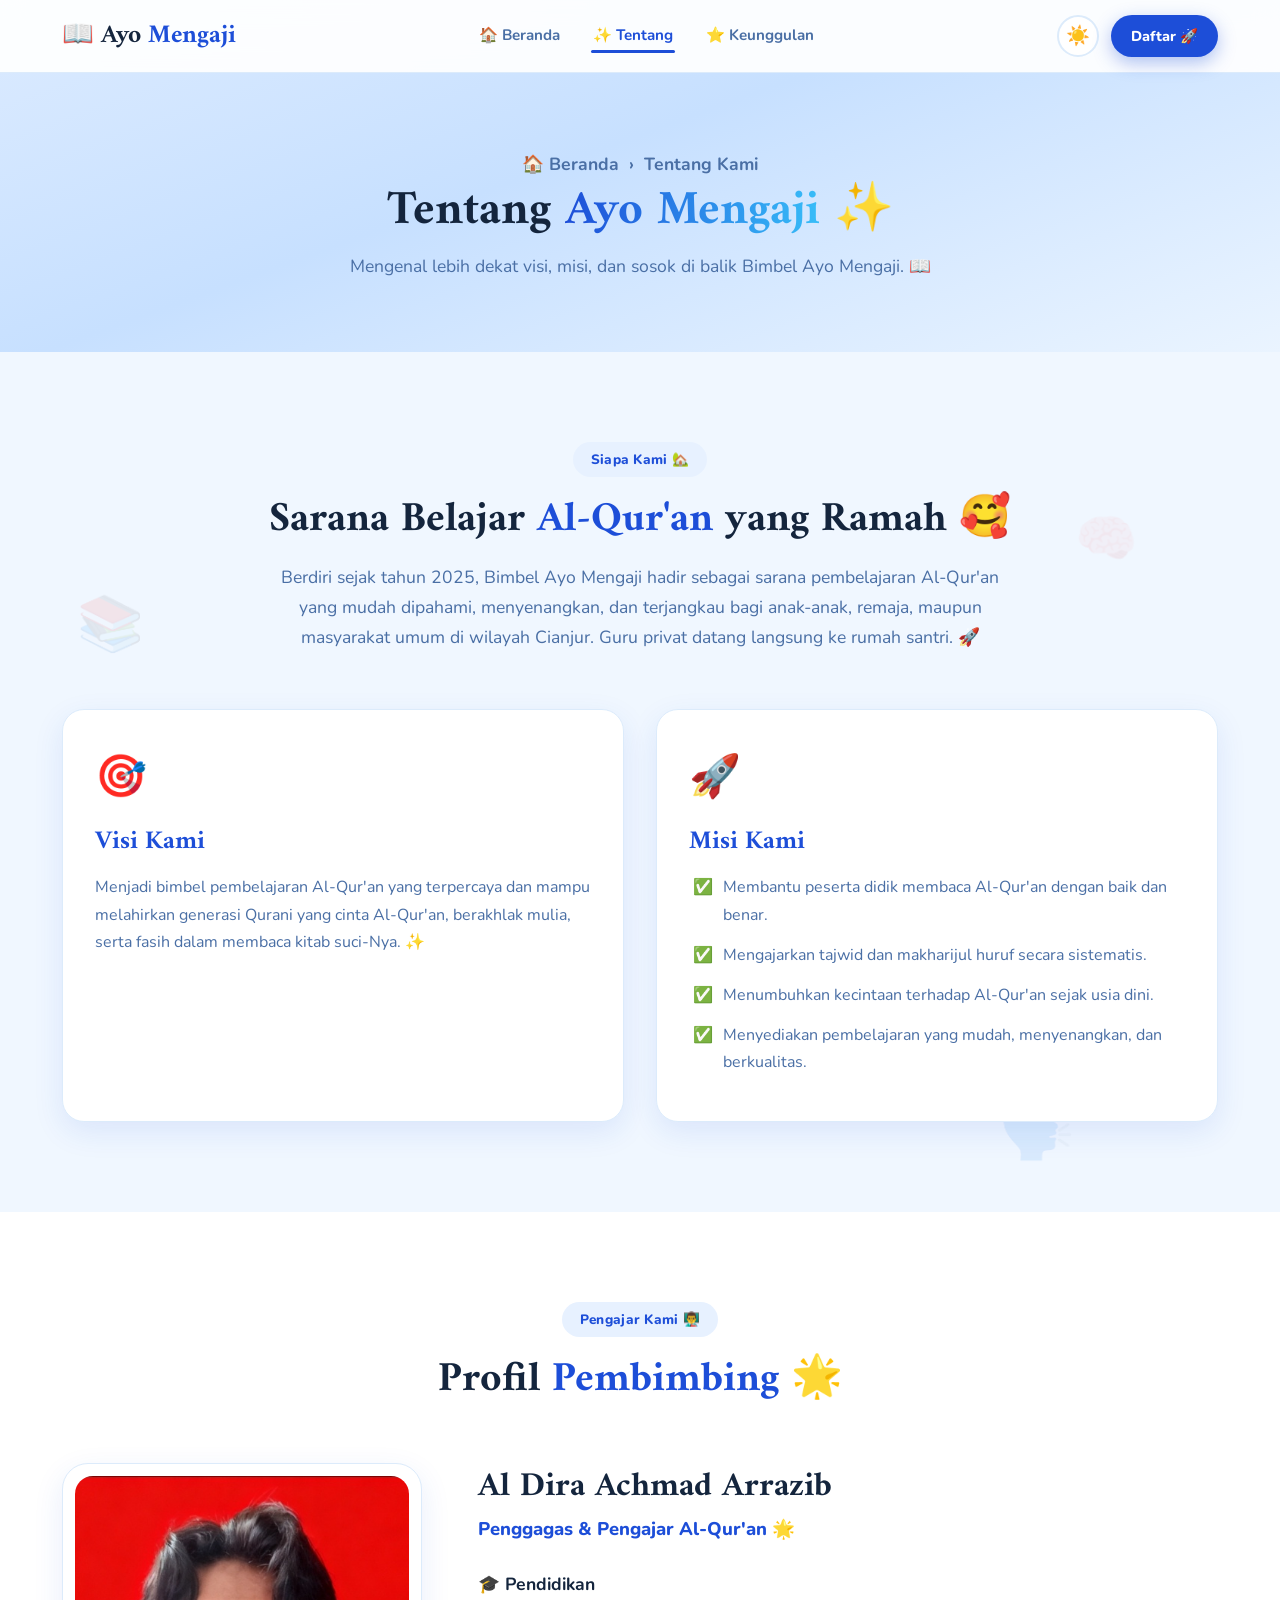
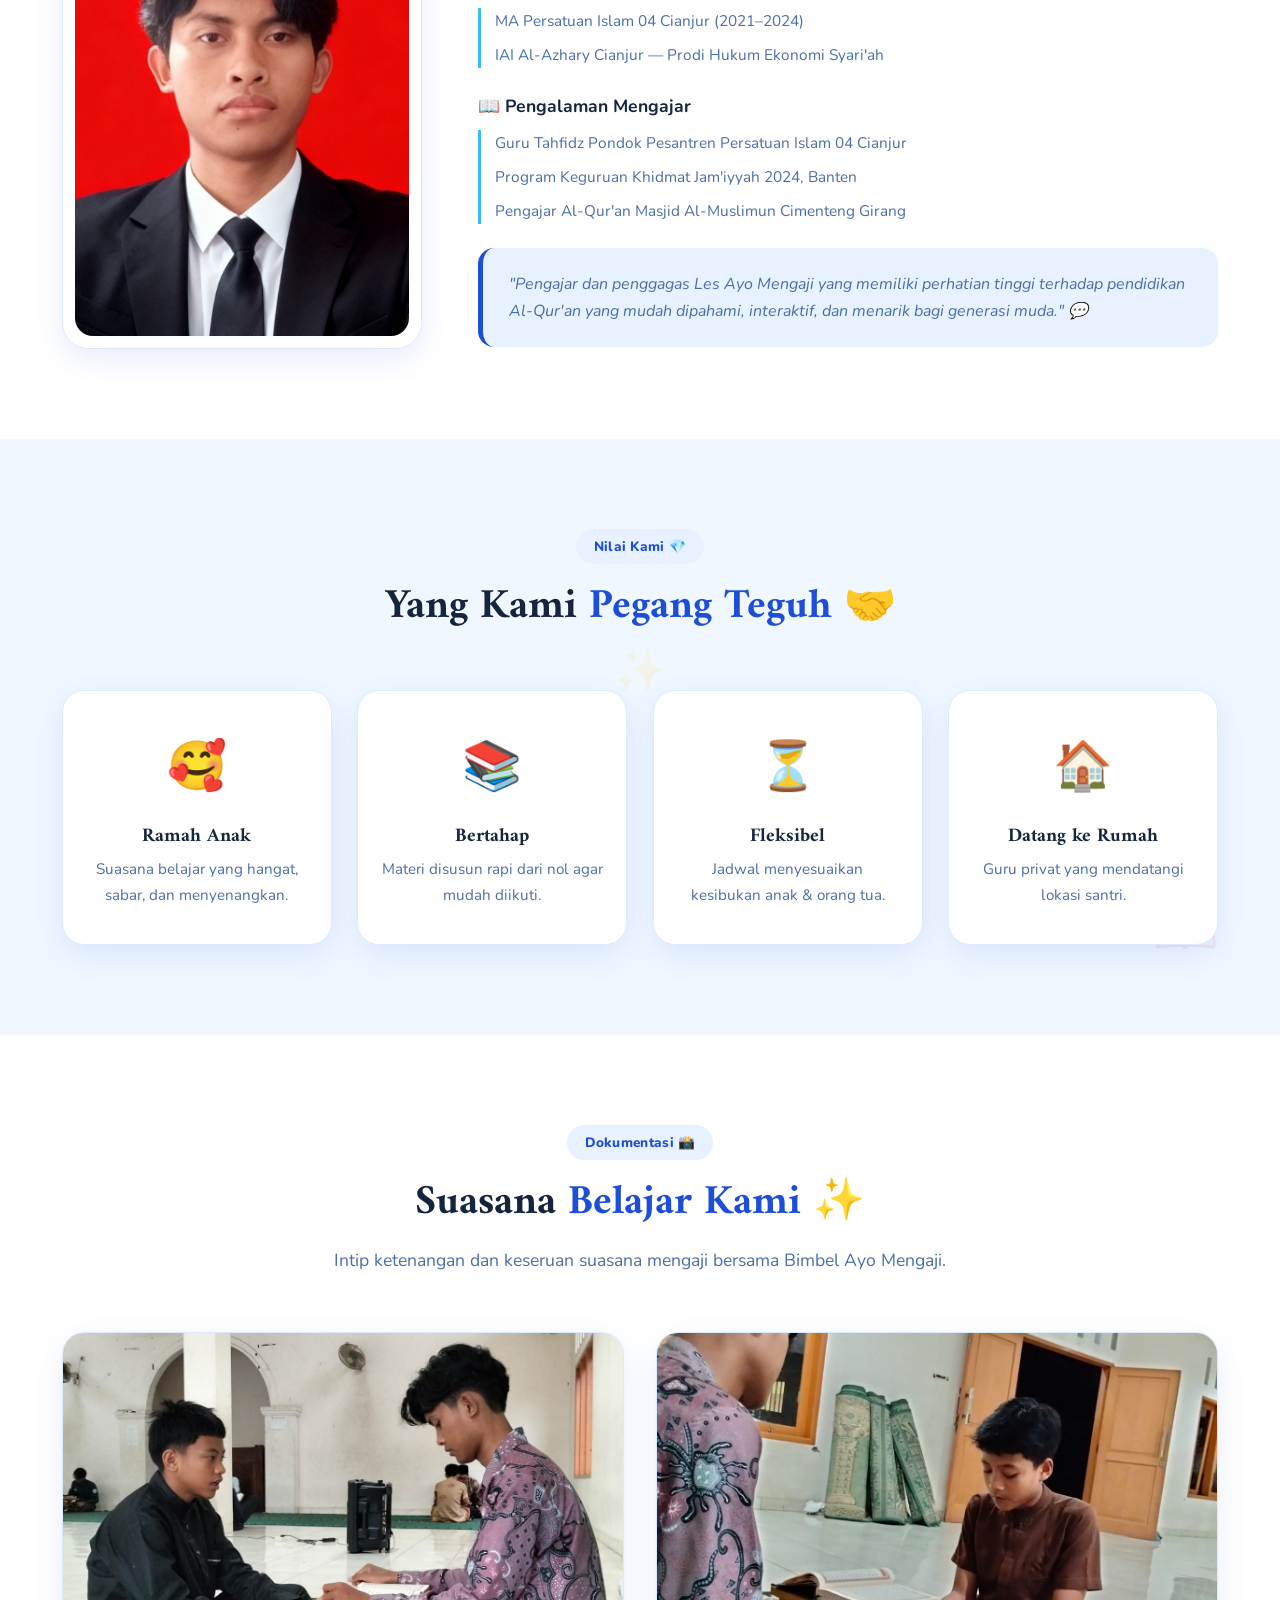
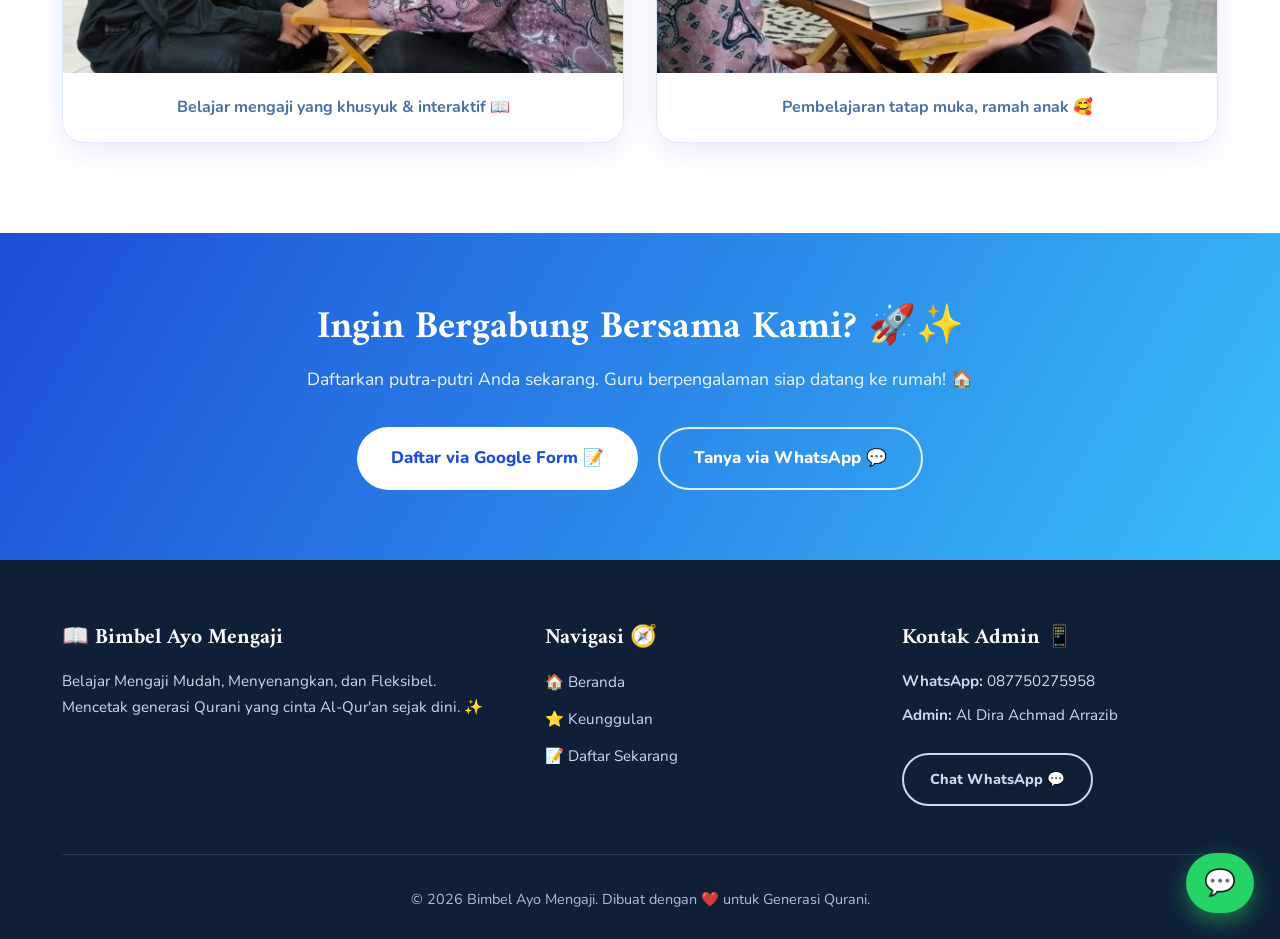
<file: tentang-kami.html>
<!DOCTYPE html>
<html lang="id" data-theme="light">
<head>
    <meta charset="UTF-8">
    <meta name="viewport" content="width=device-width, initial-scale=1.0">
    <title>Tentang Kami ✨ | Bimbel Ayo Mengaji</title>
    <meta name="description" content="Visi, Misi, dan profil pengajar Bimbel Ayo Mengaji — Al Dira Achmad Arrazib. Guru privat Al-Qur'an yang datang ke rumah di Cianjur.">

    <link rel="stylesheet" href="css/global.css">
    <link rel="stylesheet" href="css/main-page.css">

    <link rel="preconnect" href="https://fonts.googleapis.com">
    <link rel="preconnect" href="https://fonts.gstatic.com" crossorigin>
    <link href="https://fonts.googleapis.com/css2?family=Nunito:wght@400;600;700;800;900&family=Amiri:wght@400;700&display=swap" rel="stylesheet">
</head>
<body class="page-fade">

    <!-- BACKGROUND EMOJI POP-ART -->
    <div class="bg-emojis" aria-hidden="true">
        <span style="--x:6%;  --y:14%; --d:0s;   --s:1.4rem;">📚</span>
        <span style="--x:18%; --y:72%; --d:1.2s; --s:1.1rem;">✨</span>
        <span style="--x:30%; --y:30%; --d:2.4s; --s:1.6rem;">🚀</span>
        <span style="--x:42%; --y:84%; --d:0.6s; --s:1.2rem;">🧠</span>
        <span style="--x:54%; --y:20%; --d:1.8s; --s:1.5rem;">🎯</span>
        <span style="--x:66%; --y:66%; --d:3s;   --s:1.3rem;">⭐</span>
        <span style="--x:78%; --y:26%; --d:0.9s; --s:1.6rem;">🗣️</span>
        <span style="--x:90%; --y:60%; --d:2.1s; --s:1.4rem;">📖</span>
        <span style="--x:12%; --y:46%; --d:1.5s; --s:1.2rem;">⭐</span>
        <span style="--x:48%; --y:54%; --d:2.7s; --s:1.1rem;">✨</span>
        <span style="--x:72%; --y:88%; --d:0.3s; --s:1.5rem;">📚</span>
        <span style="--x:84%; --y:12%; --d:3.3s; --s:1.3rem;">🧠</span>
    </div>

    <!-- NAVBAR -->
    <header class="navbar" id="navbar">
        <div class="container nav-container">
            <a href="index.html" class="logo">📖 Ayo <span>Mengaji</span></a>
            <nav class="nav-menu" id="nav-menu">
                <ul class="nav-list">
                    <li><a href="index.html"            class="nav-link">🏠 Beranda</a></li>
                    <li><a href="tentang-kami.html"      class="nav-link">✨ Tentang</a></li>
                    <li><a href="slide-keunggulan.html"  class="nav-link">⭐ Keunggulan</a></li>
                </ul>
            </nav>
            <div class="nav-actions">
                <button class="theme-toggle" id="theme-toggle" aria-label="Ganti Tema">☀️</button>
                <a href="https://forms.gle/4ijGJsMPJuZSNDnN6" target="_blank" rel="noopener noreferrer" class="btn btn-primary btn-nav-cta">Daftar 🚀</a>
                <button class="hamburger" id="hamburger" aria-label="Buka Menu">
                    <span></span><span></span><span></span>
                </button>
            </div>
        </div>
    </header>

    <!-- PAGE HEADER -->
    <section class="page-header">
        <div class="container">
            <p class="breadcrumb"><a href="index.html">🏠 Beranda</a> &nbsp;›&nbsp; Tentang Kami</p>
            <h1>Tentang <span class="text-gradient">Ayo Mengaji</span> ✨</h1>
            <p>Mengenal lebih dekat visi, misi, dan sosok di balik Bimbel Ayo Mengaji. 📖</p>
        </div>
    </section>

    <!-- PROFIL SINGKAT + VISI MISI -->
    <section class="section">
        <div class="container">
            <div class="section-header reveal">
                <span class="section-badge">Siapa Kami 🏡</span>
                <h2 class="section-title">Sarana Belajar <span>Al-Qur'an</span> yang Ramah 🥰</h2>
                <p class="section-desc">
                    Berdiri sejak tahun 2025, Bimbel Ayo Mengaji hadir sebagai sarana pembelajaran
                    Al-Qur'an yang mudah dipahami, menyenangkan, dan terjangkau bagi anak-anak,
                    remaja, maupun masyarakat umum di wilayah Cianjur. Guru privat datang langsung
                    ke rumah santri. 🚀
                </p>
            </div>

            <div class="visi-misi-grid">
                <div class="card vm-card jello-hover reveal">
                    <span class="vm-icon emoji-pop">🎯</span>
                    <h3>Visi Kami</h3>
                    <p>
                        Menjadi bimbel pembelajaran Al-Qur'an yang terpercaya dan mampu melahirkan
                        generasi Qurani yang cinta Al-Qur'an, berakhlak mulia, serta fasih dalam
                        membaca kitab suci-Nya. ✨
                    </p>
                </div>
                <div class="card vm-card jello-hover reveal">
                    <span class="vm-icon emoji-pop">🚀</span>
                    <h3>Misi Kami</h3>
                    <ul>
                        <li>Membantu peserta didik membaca Al-Qur'an dengan baik dan benar.</li>
                        <li>Mengajarkan tajwid dan makharijul huruf secara sistematis.</li>
                        <li>Menumbuhkan kecintaan terhadap Al-Qur'an sejak usia dini.</li>
                        <li>Menyediakan pembelajaran yang mudah, menyenangkan, dan berkualitas.</li>
                    </ul>
                </div>
            </div>
        </div>
    </section>

    <!-- PROFIL PENGAJAR -->
    <section class="section pengajar" id="pengajar">
        <div class="container">
            <div class="section-header reveal">
                <span class="section-badge">Pengajar Kami 👨‍🏫</span>
                <h2 class="section-title">Profil <span>Pembimbing</span> 🌟</h2>
            </div>

            <div class="pengajar-grid">
                <div class="pengajar-img-wrapper card reveal">
                    <!-- Foto Profil Al Dira: WhatsApp Image 2026-06-12 at 10.20.51.jpeg -->
                    <img src="assets/WhatsApp%20Image%202026-06-12%20at%2010.20.51.jpeg" alt="Foto Al Dira Achmad Arrazib" class="pengajar-img" loading="lazy">
                </div>

                <div class="pengajar-info reveal">
                    <h3>Al Dira Achmad Arrazib</h3>
                    <p class="pengajar-role">Penggagas &amp; Pengajar Al-Qur'an 🌟</p>

                    <div class="detail-item">
                        <strong>🎓 Pendidikan</strong>
                        <ul>
                            <li>MA Persatuan Islam 04 Cianjur (2021–2024)</li>
                            <li>IAI Al-Azhary Cianjur — Prodi Hukum Ekonomi Syari'ah</li>
                        </ul>
                    </div>

                    <div class="detail-item">
                        <strong>📖 Pengalaman Mengajar</strong>
                        <ul>
                            <li>Guru Tahfidz Pondok Pesantren Persatuan Islam 04 Cianjur</li>
                            <li>Program Keguruan Khidmat Jam'iyyah 2024, Banten</li>
                            <li>Pengajar Al-Qur'an Masjid Al-Muslimun Cimenteng Girang</li>
                        </ul>
                    </div>

                    <p class="pengajar-quote">
                        "Pengajar dan penggagas Les Ayo Mengaji yang memiliki perhatian tinggi terhadap
                        pendidikan Al-Qur'an yang mudah dipahami, interaktif, dan menarik bagi generasi muda." 💬
                    </p>
                </div>
            </div>
        </div>
    </section>

    <!-- NILAI-NILAI -->
    <section class="section">
        <div class="container">
            <div class="section-header reveal">
                <span class="section-badge">Nilai Kami 💎</span>
                <h2 class="section-title">Yang Kami <span>Pegang Teguh</span> 🤝</h2>
            </div>
            <div class="grid-nilai">
                <div class="card nilai-card jello-hover reveal">
                    <div class="nilai-icon emoji-pop">🥰</div>
                    <h3>Ramah Anak</h3>
                    <p>Suasana belajar yang hangat, sabar, dan menyenangkan.</p>
                </div>
                <div class="card nilai-card jello-hover reveal">
                    <div class="nilai-icon emoji-pop">📚</div>
                    <h3>Bertahap</h3>
                    <p>Materi disusun rapi dari nol agar mudah diikuti.</p>
                </div>
                <div class="card nilai-card jello-hover reveal">
                    <div class="nilai-icon emoji-pop">⏳</div>
                    <h3>Fleksibel</h3>
                    <p>Jadwal menyesuaikan kesibukan anak & orang tua.</p>
                </div>
                <div class="card nilai-card jello-hover reveal">
                    <div class="nilai-icon emoji-pop">🏠</div>
                    <h3>Datang ke Rumah</h3>
                    <p>Guru privat yang mendatangi lokasi santri.</p>
                </div>
            </div>
        </div>
    </section>

    <!-- GALERI DOKUMENTASI -->
    <section class="section galeri">
        <div class="container">
            <div class="section-header reveal">
                <span class="section-badge">Dokumentasi 📸</span>
                <h2 class="section-title">Suasana <span>Belajar Kami</span> ✨</h2>
                <p class="section-desc">Intip ketenangan dan keseruan suasana mengaji bersama Bimbel Ayo Mengaji.</p>
            </div>
            <div class="galeri-grid">
                <div class="galeri-item card reveal">
                    <!-- Dokumentasi 1: WhatsApp Image 2026-06-12 at 10.34.10.jpeg -->
                    <img src="assets/WhatsApp%20Image%202026-06-12%20at%2010.34.10.jpeg" alt="Dokumentasi belajar mengaji 1" class="galeri-img" loading="lazy">
                    <div class="galeri-caption">Belajar mengaji yang khusyuk &amp; interaktif 📖</div>
                </div>
                <div class="galeri-item card reveal">
                    <!-- Dokumentasi 2: WhatsApp Image 2026-06-12 at 10.34.48.jpeg -->
                    <img src="assets/WhatsApp%20Image%202026-06-12%20at%2010.34.48.jpeg" alt="Dokumentasi belajar mengaji 2" class="galeri-img" loading="lazy">
                    <div class="galeri-caption">Pembelajaran tatap muka, ramah anak 🥰</div>
                </div>
            </div>
        </div>
    </section>

    <!-- CTA BANNER -->
    <section class="cta-banner">
        <div class="container cta-banner-inner">
            <h2>Ingin Bergabung Bersama Kami? 🚀✨</h2>
            <p>Daftarkan putra-putri Anda sekarang. Guru berpengalaman siap datang ke rumah! 🏠</p>
            <div class="cta-banner-buttons">
                <a href="https://forms.gle/4ijGJsMPJuZSNDnN6" target="_blank" rel="noopener noreferrer" class="btn btn-light btn-lg">Daftar via Google Form 📝</a>
                <a href="https://wa.me/6287750275958?text=Assalamualaikum%20Kak%2C%20saya%20ingin%20bertanya%20tentang%20Bimbel%20Ayo%20Mengaji." target="_blank" rel="noopener noreferrer" class="btn btn-outline-light btn-lg">Tanya via WhatsApp 💬</a>
            </div>
        </div>
    </section>

    <!-- FOOTER -->
    <footer class="footer">
        <div class="container">
            <div class="footer-grid">
                <div class="footer-col">
                    <h3>📖 Bimbel Ayo Mengaji</h3>
                    <p>Belajar Mengaji Mudah, Menyenangkan, dan Fleksibel. Mencetak generasi Qurani yang cinta Al-Qur'an sejak dini. ✨</p>
                </div>
                <div class="footer-col">
                    <h3>Navigasi 🧭</h3>
                    <ul class="footer-links">
                        <li><a href="index.html">🏠 Beranda</a></li>
                        <li><a href="slide-keunggulan.html">⭐ Keunggulan</a></li>
                        <li><a href="https://forms.gle/4ijGJsMPJuZSNDnN6" target="_blank" rel="noopener noreferrer">📝 Daftar Sekarang</a></li>
                    </ul>
                </div>
                <div class="footer-col">
                    <h3>Kontak Admin 📱</h3>
                    <p><strong>WhatsApp:</strong> 087750275958</p>
                    <p><strong>Admin:</strong> Al Dira Achmad Arrazib</p>
                    <a href="https://wa.me/6287750275958?text=Assalamualaikum%20Kak%2C%20saya%20ingin%20bertanya%20tentang%20Bimbel%20Ayo%20Mengaji." target="_blank" rel="noopener noreferrer" class="btn btn-outline footer-wa">Chat WhatsApp 💬</a>
                </div>
            </div>
            <div class="footer-bottom">
                <p>&copy; 2026 Bimbel Ayo Mengaji. Dibuat dengan ❤️ untuk Generasi Qurani.</p>
            </div>
        </div>
    </footer>

    <!-- FLOATING WHATSAPP -->
    <a href="https://wa.me/6287750275958?text=Assalamualaikum%20Kak%2C%20saya%20tertarik%20dengan%20Bimbel%20Ayo%20Mengaji.%20Boleh%20minta%20info%20lengkapnya%3F"
       class="floating-wa" target="_blank" rel="noopener noreferrer" aria-label="Chat WhatsApp">
        <span class="floating-wa-icon">💬</span>
        <span class="floating-wa-text">Daftar Yuk!</span>
    </a>

    <script src="js/core.js"></script>
</body>
</html>
</file>
<file: css/global.css>
/* ==========================================================
   GLOBAL.CSS — Bimbel Ayo Mengaji
   Dipakai di SEMUA halaman.
   1. CSS Variables (Light & Dark Mode)
   2. Reset & Base
   3. Typography dasar
   4. Utility classes
   5. BACKGROUND EMOJI POP-ART (dekoratif mengambang)
   6. BUTTONS + Animasi (shimmer, elastic bounce, jello)
   7. Navbar (global)
   8. Footer (global)
   9. Floating WhatsApp
   10. Animasi global & transisi halaman
   11. Responsive global
   ========================================================== */

/* ==========================================================
   1. CSS VARIABLES — TEMA GLOBAL
   Palet: Deep Blue, Light Blue, Slate/Navy (dark)
   ========================================================== */
:root {
    --deep-blue:      #1D4ED8;
    --deep-blue-700:  #1E40AF;
    --light-blue:     #60A5FA;
    --sky:            #38BDF8;
    --amber:          #F59E0B;

    /* LIGHT MODE */
    --bg-primary:     #F0F7FF;
    --bg-secondary:   #FFFFFF;
    --bg-tertiary:    #E7F1FF;
    --text-primary:   #14253D;
    --text-secondary: #4A6FA5;
    --accent-primary: var(--deep-blue);
    --accent-secondary: var(--sky);
    --card-bg:        #FFFFFF;
    --card-border:    #DCEBFB;
    --card-shadow:    0 10px 30px rgba(29, 78, 216, 0.10);
    --nav-bg:         rgba(255, 255, 255, 0.92);
    --hero-bg:        linear-gradient(160deg, #DCEBFF 0%, #C7E0FF 45%, #EAF4FF 100%);
    --footer-bg:      #0F1F38;
    --footer-text:    #C7DBF5;
    --emoji-opacity:  0.10;
}

/* DARK MODE (Slate / Navy) */
[data-theme="dark"] {
    --bg-primary:     #0F172A;
    --bg-secondary:   #1E293B;
    --bg-tertiary:    #172554;
    --text-primary:   #E2E8F0;
    --text-secondary: #94A3B8;
    --accent-primary: var(--light-blue);
    --accent-secondary: var(--sky);
    --card-bg:        #1E293B;
    --card-border:    #334155;
    --card-shadow:    0 10px 30px rgba(0, 0, 0, 0.35);
    --nav-bg:         rgba(15, 23, 42, 0.92);
    --hero-bg:        linear-gradient(160deg, #0F172A 0%, #1E293B 50%, #172554 100%);
    --footer-bg:      #020617;
    --footer-text:    #94A3B8;
    --emoji-opacity:  0.07;
}

/* ==========================================================
   2. RESET & BASE
   ========================================================== */
*, *::before, *::after { margin: 0; padding: 0; box-sizing: border-box; }
html { scroll-behavior: smooth; }
body {
    font-family: 'Nunito', sans-serif;
    background-color: var(--bg-primary);
    color: var(--text-primary);
    line-height: 1.7;
    overflow-x: hidden;
    position: relative;
    transition: background-color 0.4s ease, color 0.4s ease;
}
a   { text-decoration: none; color: inherit; }
ul  { list-style: none; }
img { max-width: 100%; height: auto; display: block; }
button { font-family: inherit; cursor: pointer; border: none; background: none; }

/* ==========================================================
   3. TYPOGRAPHY DASAR
   ========================================================== */
h1, h2, h3, h4 { font-family: 'Amiri', serif; font-weight: 700; line-height: 1.3; color: var(--text-primary); }
.section { padding: 90px 0; position: relative; z-index: 1; }
.section-header { text-align: center; max-width: 760px; margin: 0 auto 3.5rem; }
.section-badge {
    display: inline-block; background: var(--bg-tertiary); color: var(--accent-primary);
    padding: 6px 18px; border-radius: 50px;
    font-family: 'Nunito', sans-serif; font-size: 0.85rem; font-weight: 800; letter-spacing: 0.3px;
    margin-bottom: 1rem;
}
.section-title { font-size: clamp(1.8rem, 4vw, 2.6rem); margin-bottom: 1rem; }
.section-title span { color: var(--accent-primary); }
.section-desc { font-size: 1.1rem; color: var(--text-secondary); }
.text-gradient {
    background: linear-gradient(90deg, var(--deep-blue), var(--sky));
    -webkit-background-clip: text; background-clip: text; -webkit-text-fill-color: transparent;
}

/* ==========================================================
   4. UTILITY CLASSES
   ========================================================== */
.container { width: 100%; max-width: 1200px; margin: 0 auto; padding: 0 22px; }
.text-center { text-align: center; }
.hidden { display: none !important; }

.card {
    background: var(--card-bg); border: 1px solid var(--card-border);
    border-radius: 22px; padding: 2rem; box-shadow: var(--card-shadow);
    transition: transform 0.35s cubic-bezier(.34,1.56,.64,1), box-shadow 0.3s ease, background 0.4s ease, border 0.4s ease;
}
.card:hover { transform: translateY(-8px); box-shadow: 0 18px 45px rgba(29, 78, 216, 0.18); }

/* ==========================================================
   5. BACKGROUND EMOJI POP-ART
   Layer dekoratif di belakang seluruh konten.
   Tiap <span> diposisikan via --x/--y, ukuran --s, delay --d.
   Mengambang lembut & berdenyut, opasitas rendah.
   ========================================================== */
.bg-emojis {
    position: fixed;
    inset: 0;
    z-index: 0;                 /* di belakang konten (konten punya z-index >= 1) */
    pointer-events: none;       /* tidak menghalangi klik */
    overflow: hidden;
}
.bg-emojis span {
    position: absolute;
    left: var(--x);
    top: var(--y);
    font-size: calc(var(--s, 1.3rem) * 2.4);
    opacity: var(--emoji-opacity);
    filter: saturate(1.2);
    animation: emojiFloat 9s ease-in-out infinite;
    animation-delay: var(--d, 0s);
    transition: opacity 0.4s ease;
    will-change: transform;
}
@keyframes emojiFloat {
    0%, 100% { transform: translateY(0) rotate(0deg) scale(1); }
    25%      { transform: translateY(-22px) rotate(8deg) scale(1.08); }
    50%      { transform: translateY(-6px) rotate(-6deg) scale(0.96); }
    75%      { transform: translateY(-28px) rotate(5deg) scale(1.05); }
}

/* ==========================================================
   6. BUTTONS + ANIMASI (shimmer, elastic, jello)
   ========================================================== */
.btn {
    position: relative;
    display: inline-flex; align-items: center; justify-content: center; gap: 8px;
    padding: 12px 26px; border-radius: 50px;
    font-family: 'Nunito', sans-serif; font-weight: 800; font-size: 1rem;
    text-align: center; white-space: nowrap;
    overflow: hidden;                                   /* untuk efek shimmer */
    transition: transform 0.35s cubic-bezier(.34,1.56,.64,1), box-shadow 0.3s ease, background 0.3s ease, color 0.3s ease;
}
.btn-lg    { padding: 15px 34px; font-size: 1.05rem; }
.btn-block { width: 100%; }

/* Shimmer: kilauan cahaya yang melintas saat hover */
.btn::before {
    content: "";
    position: absolute; top: 0; left: -150%;
    width: 60%; height: 100%;
    background: linear-gradient(120deg, transparent, rgba(255,255,255,0.55), transparent);
    transform: skewX(-20deg);
    transition: left 0.6s ease;
    pointer-events: none;
}
.btn:hover::before { left: 150%; }

/* Hover: membesar elastis + jello shake halus */
.btn:hover { transform: scale(1.07); animation: jelloSoft 0.6s both; }
.btn:active { transform: scale(0.96); }

@keyframes jelloSoft {
    0%, 100% { transform: scale(1.07, 1.07); }
    20%      { transform: scale(1.16, 0.92); }
    40%      { transform: scale(0.94, 1.12); }
    55%      { transform: scale(1.10, 0.97); }
    70%      { transform: scale(0.99, 1.04); }
    85%      { transform: scale(1.05, 0.99); }
}

/* Varian warna tombol */
.btn-primary   { background: var(--accent-primary); color: #fff; box-shadow: 0 6px 18px rgba(29,78,216,0.35); }
.btn-secondary { background: linear-gradient(90deg, var(--deep-blue), var(--sky)); color: #fff; box-shadow: 0 6px 18px rgba(56,189,248,0.35); }
.btn-outline   { background: transparent; color: var(--accent-primary); border: 2px solid var(--accent-primary); }
.btn-outline:hover { background: var(--accent-primary); color: #fff; }
.btn-light     { background: #fff; color: var(--deep-blue); }
.btn-outline-light { background: transparent; color: #fff; border: 2px solid rgba(255,255,255,0.85); }
.btn-outline-light:hover { background: #fff; color: var(--deep-blue); }
.btn-nav-cta   { padding: 9px 20px; font-size: 0.9rem; }

/* Jello hover untuk kartu & emoji (utility) */
.jello-hover:hover { animation: jelloCard 0.7s both; }
@keyframes jelloCard {
    0%, 100% { transform: translateY(-8px) scale(1); }
    25%      { transform: translateY(-8px) scale(1.04, 0.96); }
    50%      { transform: translateY(-8px) scale(0.97, 1.03); }
    75%      { transform: translateY(-8px) scale(1.02, 0.99); }
}

/* ==========================================================
   7. NAVBAR (GLOBAL)
   ========================================================== */
.navbar {
    position: fixed; top: 0; left: 0; width: 100%;
    background: var(--nav-bg); backdrop-filter: blur(12px); -webkit-backdrop-filter: blur(12px);
    z-index: 1000; border-bottom: 1px solid var(--card-border);
    transition: box-shadow 0.3s ease, background 0.4s ease, border 0.4s ease;
}
.navbar.scrolled { box-shadow: 0 6px 28px rgba(0,0,0,0.10); }
.nav-container { display: flex; align-items: center; justify-content: space-between; height: 72px; }
.logo { font-family: 'Amiri', serif; font-size: 1.6rem; font-weight: 700; color: var(--text-primary); }
.logo span { color: var(--accent-primary); }
.nav-list { display: flex; gap: 1.8rem; }
.nav-link { position: relative; font-weight: 700; font-size: 0.95rem; color: var(--text-secondary); padding: 4px 2px; transition: color 0.3s ease; }
.nav-link::after { content: ''; position: absolute; left: 0; bottom: -4px; width: 0; height: 3px; border-radius: 3px; background: var(--accent-primary); transition: width 0.3s ease; }
.nav-link:hover, .nav-link.active { color: var(--accent-primary); }
.nav-link:hover::after, .nav-link.active::after { width: 100%; }
.nav-actions { display: flex; align-items: center; gap: 12px; }
.theme-toggle {
    width: 42px; height: 42px; border-radius: 50%;
    background: var(--bg-secondary); border: 2px solid var(--card-border);
    font-size: 1.2rem; display: flex; align-items: center; justify-content: center;
    transition: all 0.3s ease;
}
.theme-toggle:hover { transform: rotate(25deg) scale(1.12); border-color: var(--accent-primary); }
.hamburger { display: none; flex-direction: column; gap: 5px; padding: 6px; }
.hamburger span { display: block; width: 26px; height: 3px; border-radius: 3px; background: var(--text-primary); transition: all 0.3s ease; }

/* ==========================================================
   8. FOOTER (GLOBAL)
   ========================================================== */
.footer { background: var(--footer-bg); color: var(--footer-text); padding: 64px 0 28px; position: relative; z-index: 1; }
.footer-grid { display: grid; grid-template-columns: 1.4fr 1fr 1fr; gap: 2.5rem; margin-bottom: 3rem; }
.footer-col h3 { color: #fff; font-size: 1.35rem; margin-bottom: 1.1rem; }
.footer-col p { font-size: 0.95rem; margin-bottom: 0.5rem; }
.footer-links li { margin-bottom: 0.6rem; }
.footer-links a { font-size: 0.95rem; transition: color 0.3s ease, padding-left 0.3s ease; }
.footer-links a:hover { color: #fff; padding-left: 6px; }
.footer-wa { margin-top: 1rem; font-size: 0.9rem; border-color: var(--footer-text); color: var(--footer-text); }
.footer-wa:hover { background: #fff; color: var(--footer-bg); border-color: #fff; }
.footer-bottom { text-align: center; padding-top: 2rem; border-top: 1px solid rgba(255,255,255,0.12); font-size: 0.9rem; opacity: 0.85; }

/* ==========================================================
   9. FLOATING WHATSAPP (GLOBAL)  087750275958 -> wa.me/6287750275958
   ========================================================== */
.floating-wa {
    position: fixed; bottom: 26px; right: 26px; z-index: 1500;
    display: inline-flex; align-items: center;
    background: #25D366; color: #fff; height: 60px; padding: 0 18px;
    border-radius: 50px; font-weight: 800;
    box-shadow: 0 8px 22px rgba(37, 211, 102, 0.5);
    transition: all 0.35s cubic-bezier(.34,1.56,.64,1);
    overflow: hidden;
}
.floating-wa-icon { font-size: 1.6rem; line-height: 1; }
.floating-wa-text { max-width: 0; opacity: 0; white-space: nowrap; transition: max-width 0.4s ease, opacity 0.3s ease, margin 0.4s ease; }
.floating-wa:hover { background: #1ebe5a; transform: translateY(-4px) scale(1.06); }
.floating-wa:hover .floating-wa-text { max-width: 140px; opacity: 1; margin-left: 10px; }

/* "Tease": teks bubble mengembang otomatis sesekali (dipicu js/core.js) */
.floating-wa.wa-tease .floating-wa-text { max-width: 140px; opacity: 1; margin-left: 10px; }
.floating-wa.wa-tease { animation: waPulse 1.1s ease 2; }
@keyframes waPulse {
    0%, 100% { box-shadow: 0 8px 22px rgba(37, 211, 102, 0.5); }
    50%      { box-shadow: 0 8px 30px rgba(37, 211, 102, 0.85), 0 0 0 10px rgba(37, 211, 102, 0.12); }
}

/* ==========================================================
   10. ANIMASI GLOBAL & TRANSISI HALAMAN
   ========================================================== */
.page-fade { animation: pageFade 0.6s ease both; }
@keyframes pageFade { from { opacity: 0; transform: translateY(12px); } to { opacity: 1; transform: translateY(0); } }

.emoji-pop { display: inline-block; transition: transform 0.35s cubic-bezier(.34,1.56,.64,1); cursor: default; }
.emoji-pop:hover { transform: scale(1.4) rotate(-12deg); }

.reveal { opacity: 0; transform: translateY(28px); transition: opacity 0.6s ease, transform 0.6s ease; }
.reveal.is-visible { opacity: 1; transform: translateY(0); }

/* ==========================================================
   11. RESPONSIVE GLOBAL
   ========================================================== */
@media (max-width: 940px) {
    .nav-list {
        position: fixed; top: 72px; left: -100%;
        width: 80%; max-width: 320px; height: calc(100vh - 72px);
        background: var(--nav-bg); backdrop-filter: blur(14px);
        flex-direction: column; align-items: flex-start; gap: 1.5rem; padding: 2.5rem 2rem;
        border-right: 1px solid var(--card-border); transition: left 0.4s ease;
    }
    .nav-list.active { left: 0; box-shadow: 0 20px 60px rgba(0,0,0,0.25); }
    .nav-link { font-size: 1.15rem; }
    .hamburger { display: flex; }
    .hamburger.active span:nth-child(1) { transform: translateY(8px) rotate(45deg); }
    .hamburger.active span:nth-child(2) { opacity: 0; }
    .hamburger.active span:nth-child(3) { transform: translateY(-8px) rotate(-45deg); }
    .btn-nav-cta { display: none; }
}
@media (max-width: 768px) {
    .footer-grid { grid-template-columns: 1fr; gap: 2rem; text-align: center; }
    .footer-wa { display: inline-flex; }
    .section { padding: 64px 0; }
    .bg-emojis span { font-size: calc(var(--s, 1.3rem) * 1.8); }   /* emoji lebih kecil di HP */
}
@media (max-width: 480px) {
    .floating-wa-text { display: none; }
    .floating-wa { padding: 0; width: 58px; justify-content: center; }
}
</file>
<file: css/main-page.css>
/* ==========================================================
   MAIN-PAGE.CSS — Styling khusus LANDING PAGE (index.html)
   1. Hero area + statistik + wave
   2. Program Utama (grid 2 kolom)
   3. Keunggulan (grid 5 kartu)
   4. Section CTA (menuju slide-keunggulan)
   5. CTA Banner
   6. Responsive
   ========================================================== */

/* ==========================================================
   1. HERO
   ========================================================== */
.hero {
    position: relative;
    min-height: 100vh;
    display: flex; align-items: center; justify-content: center; text-align: center;
    padding: 120px 0 80px;
    background: var(--hero-bg);
    overflow: hidden;
    z-index: 1;
    transition: background 0.4s ease;
}
.hero-content { position: relative; z-index: 2; max-width: 820px; }

.hero-tag {
    display: inline-block;
    background: var(--bg-secondary); color: var(--accent-primary);
    border: 1px solid var(--card-border);
    padding: 8px 20px; border-radius: 50px; font-weight: 800; font-size: 0.9rem;
    margin-bottom: 1.5rem; box-shadow: var(--card-shadow);
    animation: heroTagFloat 4s ease-in-out infinite;
}
@keyframes heroTagFloat { 0%,100% { transform: translateY(0); } 50% { transform: translateY(-8px); } }

.hero-title { font-size: clamp(2.2rem, 6vw, 4rem); line-height: 1.15; margin-bottom: 1.2rem; }
.hero-subtitle { font-size: clamp(1.1rem, 2.5vw, 1.55rem); color: var(--text-secondary); margin-bottom: 1.2rem; }
.hero-subtitle strong { color: var(--accent-primary); }
.hero-desc { font-size: 1.1rem; color: var(--text-secondary); max-width: 640px; margin: 0 auto 2.4rem; }
.hero-buttons { display: flex; gap: 1.2rem; justify-content: center; flex-wrap: wrap; margin-bottom: 3rem; }

/* Statistik hero */
.hero-stats {
    display: flex; flex-wrap: wrap; justify-content: center; gap: 1rem 2.5rem;
    padding: 1.4rem 1.8rem; background: var(--bg-secondary); border: 1px solid var(--card-border);
    border-radius: 22px; box-shadow: var(--card-shadow); max-width: 720px; margin: 0 auto;
}
.stat-item { display: flex; flex-direction: column; align-items: center; min-width: 110px; }
.stat-num { font-family: 'Amiri', serif; font-size: 1.8rem; font-weight: 700; color: var(--accent-primary); }
.stat-label { font-size: 0.85rem; color: var(--text-secondary); font-weight: 700; }

/* Wave pemisah */
.hero-wave { position: absolute; left: 0; bottom: -1px; width: 100%; line-height: 0; z-index: 2; }
.hero-wave svg { width: 100%; height: 90px; display: block; }
.hero-wave path { fill: var(--bg-primary); transition: fill 0.4s ease; }

/* ==========================================================
   2. PROGRAM UTAMA (2 kolom)
   ========================================================== */
.grid-program-utama {
    display: grid; grid-template-columns: repeat(2, 1fr); gap: 2rem;
    max-width: 960px; margin: 0 auto;
}
.program-main-card { display: flex; flex-direction: column; text-align: center; padding: 2.6rem 2rem; }
.program-main-icon { font-size: 3.4rem; margin-bottom: 1rem; }
.program-main-card h3 { font-size: 1.7rem; margin-bottom: 0.25rem; }
.program-main-sub { color: var(--accent-primary); font-weight: 800; font-size: 0.95rem; margin-bottom: 1rem; }
.program-main-desc { color: var(--text-secondary); margin-bottom: 1.4rem; }
.program-main-list { text-align: left; margin: 0 auto 1.8rem; display: inline-block; }
.program-main-list li { color: var(--text-secondary); margin-bottom: 0.55rem; font-size: 0.97rem; }
.program-main-card .btn { margin-top: auto; }

/* ==========================================================
   3. KEUNGGULAN (5 kartu)
   ========================================================== */
.keunggulan { background: var(--bg-secondary); }
.grid-keunggulan {
    display: grid;
    grid-template-columns: repeat(auto-fit, minmax(200px, 1fr));
    gap: 1.6rem;
    margin-bottom: 3rem;
}
.keunggulan-card { text-align: center; padding: 2.2rem 1.4rem; color: inherit; }
.keunggulan-icon { font-size: 3rem; margin-bottom: 1rem; }
.keunggulan-card h3 { font-size: 1.25rem; margin-bottom: 0.6rem; }
.keunggulan-card p { color: var(--text-secondary); font-size: 0.95rem; }

/* ==========================================================
   4. SECTION CTA
   ========================================================== */
.section-cta { text-align: center; }
.section-cta-hint { margin-top: 0.8rem; color: var(--text-secondary); font-size: 0.9rem; }

/* ==========================================================
   5. CTA BANNER
   ========================================================== */
.cta-banner {
    background: linear-gradient(120deg, var(--deep-blue) 0%, var(--sky) 100%);
    padding: 70px 0; text-align: center; position: relative; z-index: 1;
}
.cta-banner-inner { max-width: 760px; }
.cta-banner h2 { color: #fff; font-size: clamp(1.6rem, 4vw, 2.4rem); margin-bottom: 0.8rem; }
.cta-banner p { color: rgba(255,255,255,0.92); font-size: 1.1rem; margin-bottom: 2rem; }
.cta-banner-buttons { display: flex; gap: 1.2rem; justify-content: center; flex-wrap: wrap; }

/* ==========================================================
   6. DOKUMENTASI (showcase gambar + teks)
   ========================================================== */
.dokumentasi { background: var(--bg-secondary); }
.doc-showcase {
    display: grid;
    grid-template-columns: 1fr 1fr;
    gap: 3rem;
    align-items: center;
    max-width: 1000px;
    margin: 0 auto;
}
.doc-img-wrap { padding: 12px; border-radius: 26px; overflow: hidden; }
.doc-img {
    width: 100%; height: 420px; object-fit: cover; object-position: center;
    border-radius: 16px; transition: transform 0.5s ease;
}
.doc-img-wrap:hover .doc-img { transform: scale(1.05); }
.doc-text .section-title { text-align: left; }
.doc-text .section-desc { text-align: left; }
.doc-list { margin: 0 0 1.8rem; }
.doc-list li { color: var(--text-secondary); margin-bottom: 0.6rem; font-size: 1rem; }

/* ==========================================================
   7. RESPONSIVE
   ========================================================== */
@media (max-width: 768px) {
    .grid-program-utama { grid-template-columns: 1fr; }
    .hero-stats { gap: 1rem 1.5rem; padding: 1.2rem; }
    .stat-item { min-width: 80px; }
    .stat-num { font-size: 1.5rem; }
    .doc-showcase { grid-template-columns: 1fr; gap: 2rem; }
    .doc-text { text-align: center; }
    .doc-text .section-title, .doc-text .section-desc { text-align: center; }
    .doc-list { display: inline-block; text-align: left; }
    .doc-img { height: 320px; }
}
@media (max-width: 480px) {
    .hero-buttons { flex-direction: column; align-items: stretch; }
    .hero-buttons .btn { width: 100%; }
    .cta-banner-buttons { flex-direction: column; align-items: stretch; }
    .doc-img { height: 260px; }
}

/* ==========================================================
   ============  TENTANG-KAMI.HTML  =========================
   (page header, visi-misi, profil pengajar, nilai, galeri)
   ========================================================== */

/* Page header (hero kecil untuk halaman dalam) */
.page-header {
    position: relative; z-index: 1;
    padding: 150px 0 70px; text-align: center;
    background: var(--hero-bg); overflow: hidden;
    transition: background 0.4s ease;
}
.page-header .container { position: relative; z-index: 2; }
.page-header h1 { font-size: clamp(2rem, 5vw, 3rem); margin-bottom: 0.6rem; }
.page-header p { color: var(--text-secondary); font-size: 1.1rem; max-width: 620px; margin: 0 auto; }
.breadcrumb { font-size: 0.9rem; font-weight: 700; color: var(--accent-primary); margin-bottom: 1rem; }
.breadcrumb a { color: var(--text-secondary); }
.breadcrumb a:hover { color: var(--accent-primary); }

/* Visi & Misi */
.visi-misi-grid { display: grid; grid-template-columns: 1fr 1fr; gap: 2rem; }
.vm-card h3 { font-size: 1.6rem; margin-bottom: 1rem; color: var(--accent-primary); }
.vm-card .vm-icon { font-size: 2.6rem; margin-bottom: 0.8rem; display: inline-block; }
.vm-card p { color: var(--text-secondary); }
.vm-card ul { padding-left: 4px; }
.vm-card ul li { position: relative; padding-left: 30px; margin-bottom: 0.8rem; color: var(--text-secondary); }
.vm-card ul li::before { content: "✅"; position: absolute; left: 0; top: 0; }

/* Profil Pengajar */
.pengajar { background: var(--bg-secondary); }
.pengajar-grid { display: grid; grid-template-columns: 360px 1fr; gap: 3.5rem; align-items: center; }
.pengajar-img-wrapper { padding: 12px; border-radius: 26px; }
.pengajar-img { width: 100%; height: 460px; object-fit: cover; object-position: center top; border-radius: 18px; }
.pengajar-info h3 { font-size: 2.1rem; margin-bottom: 0.3rem; }
.pengajar-role { color: var(--accent-primary); font-weight: 800; font-size: 1.15rem; margin-bottom: 1.6rem; }
.detail-item { margin-bottom: 1.5rem; }
.detail-item strong { display: block; margin-bottom: 0.5rem; font-size: 1.1rem; color: var(--text-primary); }
.detail-item ul { padding-left: 14px; border-left: 3px solid var(--accent-secondary); }
.detail-item ul li { margin-bottom: 0.5rem; color: var(--text-secondary); font-size: 0.96rem; }
.pengajar-quote {
    font-style: italic; color: var(--text-secondary);
    background: var(--bg-tertiary); padding: 1.4rem 1.6rem; border-radius: 16px;
    border-left: 5px solid var(--accent-primary); margin-top: 1.5rem;
}

/* Nilai-nilai (value cards) */
.grid-nilai { display: grid; grid-template-columns: repeat(auto-fit, minmax(210px, 1fr)); gap: 1.6rem; }
.nilai-card { text-align: center; padding: 2.2rem 1.4rem; }
.nilai-icon { font-size: 3rem; margin-bottom: 1rem; }
.nilai-card h3 { font-size: 1.2rem; margin-bottom: 0.5rem; }
.nilai-card p { color: var(--text-secondary); font-size: 0.95rem; }

/* Galeri dokumentasi */
.galeri { background: var(--bg-secondary); }
.galeri-grid { display: grid; grid-template-columns: repeat(auto-fit, minmax(360px, 1fr)); gap: 2rem; }
.galeri-item { padding: 0; overflow: hidden; }
.galeri-img { width: 100%; height: 340px; object-fit: cover; transition: transform 0.5s ease; }
.galeri-item:hover .galeri-img { transform: scale(1.06); }
.galeri-caption { padding: 1.3rem; text-align: center; font-weight: 700; color: var(--text-secondary); }

/* Responsive tentang-kami */
@media (max-width: 900px) {
    .visi-misi-grid { grid-template-columns: 1fr; }
    .pengajar-grid { grid-template-columns: 1fr; text-align: center; gap: 2rem; }
    .pengajar-img { max-width: 360px; margin: 0 auto; height: 400px; }
    .detail-item ul { display: inline-block; text-align: left; }
    .galeri-grid { grid-template-columns: 1fr; }
}
@media (max-width: 480px) {
    .page-header { padding: 130px 0 56px; }
    .pengajar-img { height: 320px; }
}

/* ==========================================================
   ============  SLIDE-KEUNGGULAN.HTML  =====================
   (slider journey tingkat belajar — dikontrol js/slider.js)
   ========================================================== */
.journey { padding: 70px 0 90px; position: relative; z-index: 1; }

/* Progress bar tingkat */
.journey-progress {
    max-width: 900px; margin: 0 auto 2.5rem; height: 10px;
    background: var(--bg-tertiary); border-radius: 50px; overflow: hidden;
}
.journey-progress-bar {
    height: 100%; width: 20%;
    background: linear-gradient(90deg, var(--deep-blue), var(--sky));
    border-radius: 50px; transition: width 0.5s cubic-bezier(.4,0,.2,1);
}

/* Viewport & track */
.slider { position: relative; max-width: 900px; margin: 0 auto; overflow: hidden; border-radius: 26px; box-shadow: var(--card-shadow); }
.slider-track { display: flex; transition: transform 0.6s cubic-bezier(.4,0,.2,1); will-change: transform; }

/* Slide */
.slide {
    flex: 0 0 100%; min-width: 100%; box-sizing: border-box;
    padding: 3.2rem 2.6rem; text-align: center;
    background: var(--card-bg); border: 1px solid var(--card-border);
}
.slide-step {
    display: inline-block; background: var(--bg-tertiary); color: var(--accent-primary);
    font-weight: 800; font-size: 0.85rem; padding: 5px 16px; border-radius: 50px; margin-bottom: 1.2rem;
}
.slide-emoji { font-size: 5rem; margin-bottom: 1rem; display: inline-block; animation: slideEmojiFloat 4s ease-in-out infinite; }
@keyframes slideEmojiFloat { 0%,100% { transform: translateY(0) rotate(0); } 50% { transform: translateY(-14px) rotate(6deg); } }
.slide h3 { font-size: clamp(1.5rem, 3.5vw, 2.1rem); margin-bottom: 0.8rem; }
.slide p  { color: var(--text-secondary); max-width: 560px; margin: 0 auto 1.4rem; font-size: 1.05rem; }
.slide-tags { display: flex; flex-wrap: wrap; gap: 0.6rem; justify-content: center; }
.slide-tag {
    background: var(--bg-primary); border: 1px solid var(--card-border); color: var(--text-secondary);
    font-size: 0.85rem; font-weight: 700; padding: 6px 14px; border-radius: 50px;
}

/* Tombol navigasi */
.slider-btn {
    position: absolute; top: 50%; transform: translateY(-50%);
    width: 50px; height: 50px; border-radius: 50%;
    background: var(--accent-primary); color: #fff; font-size: 1.4rem; font-weight: 800;
    display: flex; align-items: center; justify-content: center;
    box-shadow: 0 6px 16px rgba(29,78,216,0.4); z-index: 5; transition: all 0.25s ease;
}
.slider-btn:hover { transform: translateY(-50%) scale(1.12); filter: brightness(1.08); }
.slider-btn.prev { left: 14px; }
.slider-btn.next { right: 14px; }

/* Dots */
.slider-dots { display: flex; justify-content: center; gap: 10px; margin-top: 1.8rem; }
.dot { width: 12px; height: 12px; border-radius: 50%; background: var(--card-border); cursor: pointer; transition: all 0.3s ease; }
.dot.active { background: var(--accent-primary); width: 32px; border-radius: 50px; }

/* Footer slider */
.slider-footer { display: flex; align-items: center; justify-content: center; gap: 1rem; margin-top: 1.4rem; flex-wrap: wrap; }
.slider-counter { font-weight: 800; color: var(--text-secondary); }
.slider-counter span { color: var(--accent-primary); }
.autoplay-toggle {
    border: 2px solid var(--card-border); background: var(--bg-secondary); color: var(--text-secondary);
    font-weight: 800; font-size: 0.85rem; padding: 7px 16px; border-radius: 50px; transition: all 0.25s ease;
}
.autoplay-toggle:hover { border-color: var(--accent-primary); color: var(--accent-primary); }

@media (max-width: 600px) {
    .slide { padding: 2.4rem 1.4rem; }
    .slide-emoji { font-size: 3.6rem; }
    .slider-btn { width: 42px; height: 42px; font-size: 1.2rem; }
    .slider-btn.prev { left: 6px; }
    .slider-btn.next { right: 6px; }
}

/* ==========================================================
   TAMBAHAN: Grid Pengajar DINAMIS (index.php)
   ========================================================== */
.grid-pengajar-home {
    display: grid;
    grid-template-columns: repeat(auto-fit, minmax(260px, 1fr));
    gap: 1.8rem;
    max-width: 1000px;
    margin: 0 auto;
}
.pengajar-home-card { text-align: center; }
.pengajar-home-img {
    width: 130px; height: 130px; object-fit: cover; border-radius: 50%;
    margin: 0 auto 1rem; border: 4px solid var(--card-border);
    box-shadow: 0 8px 20px rgba(29,78,216,0.18);
}
.pengajar-home-card h3 { margin-bottom: 0.4rem; }
.pengajar-home-edu { color: var(--text-secondary); font-size: 0.9rem; margin-bottom: 1rem; min-height: 2.5em; }
@media (max-width: 768px) {
    .grid-pengajar-home { grid-template-columns: 1fr; }
}

/* ==========================================================
   TAMBAHAN: badge "Tonton Video" pada kartu keunggulan (link YouTube)
   ========================================================== */
.keunggulan-yt {
    display: inline-block;
    margin-top: 0.9rem;
    padding: 5px 14px;
    border-radius: 50px;
    background: rgba(255, 0, 0, 0.10);
    color: #FF0000;
    font-weight: 800;
    font-size: 0.82rem;
    transition: background 0.3s ease, transform 0.3s ease;
}
[data-theme="dark"] .keunggulan-yt { background: rgba(255, 80, 80, 0.16); color: #FF6B6B; }
.keunggulan-card:hover .keunggulan-yt { background: #FF0000; color: #fff; transform: scale(1.05); }

/* ==========================================================
   TAMBAHAN: section PROMOSI & EVENT (beranda)
   ========================================================== */
.promo-strip { padding: 60px 0 30px; position: relative; z-index: 1; }
.grid-promo { display: grid; grid-template-columns: repeat(auto-fit, minmax(280px, 1fr)); gap: 1.5rem; max-width: 1000px; margin: 0 auto; }
.promo-card {
    position: relative; overflow: hidden;
    background: linear-gradient(135deg, var(--deep-blue), var(--sky));
    color: #fff; border-radius: 22px; padding: 1.8rem;
    box-shadow: 0 14px 36px rgba(29,78,216,0.35);
}
.promo-card h3 { color: #fff; font-size: 1.35rem; margin: 0.4rem 0 0.5rem; }
.promo-card p { opacity: 0.94; font-size: 0.95rem; margin: 0; }
.promo-label {
    display: inline-block; background: var(--amber); color: #1F2937;
    font-weight: 900; font-size: 0.75rem; letter-spacing: 0.6px;
    padding: 4px 14px; border-radius: 50px; text-transform: uppercase;
}
.promo-tanggal { display: block; margin-top: 0.9rem; font-size: 0.82rem; opacity: 0.85; font-weight: 700; }
.promo-card::after {
    content: "🎉"; position: absolute; right: -8px; bottom: -14px;
    font-size: 5rem; opacity: 0.16; transform: rotate(-12deg);
}
</file>
